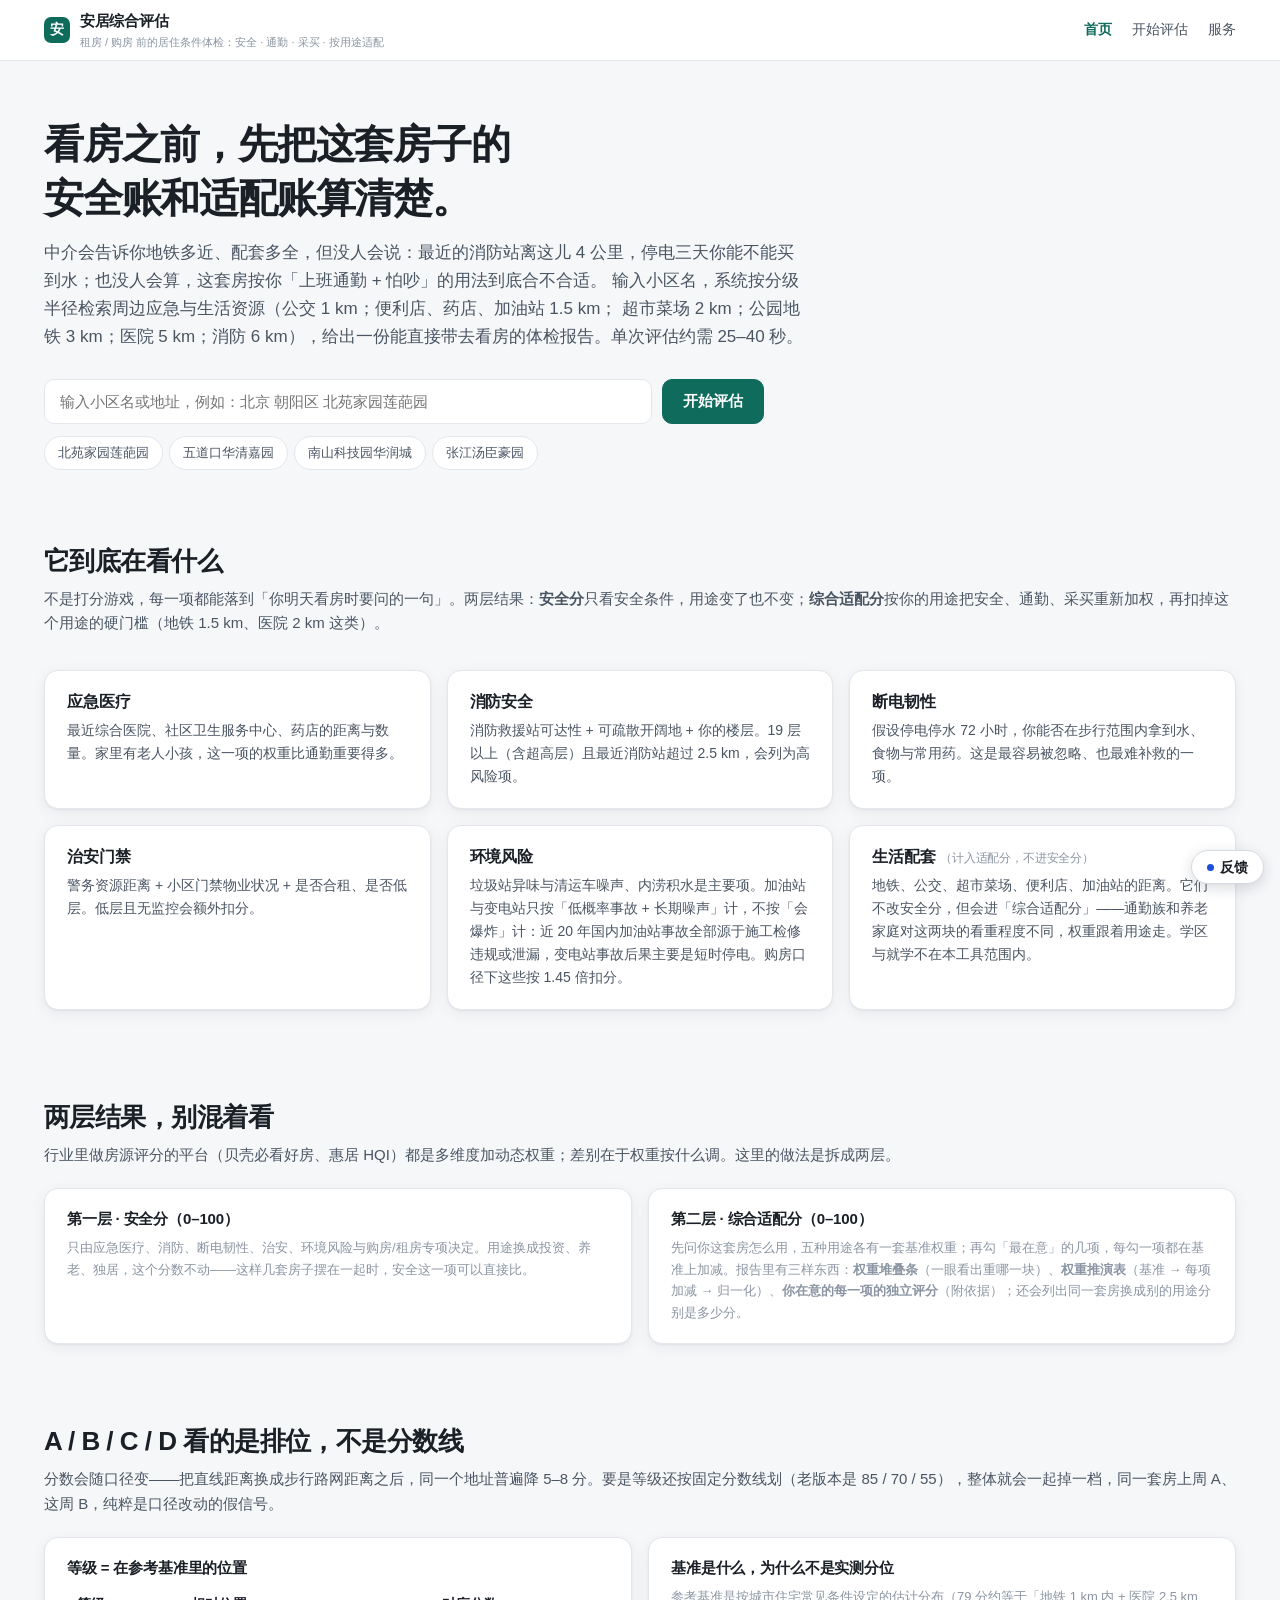
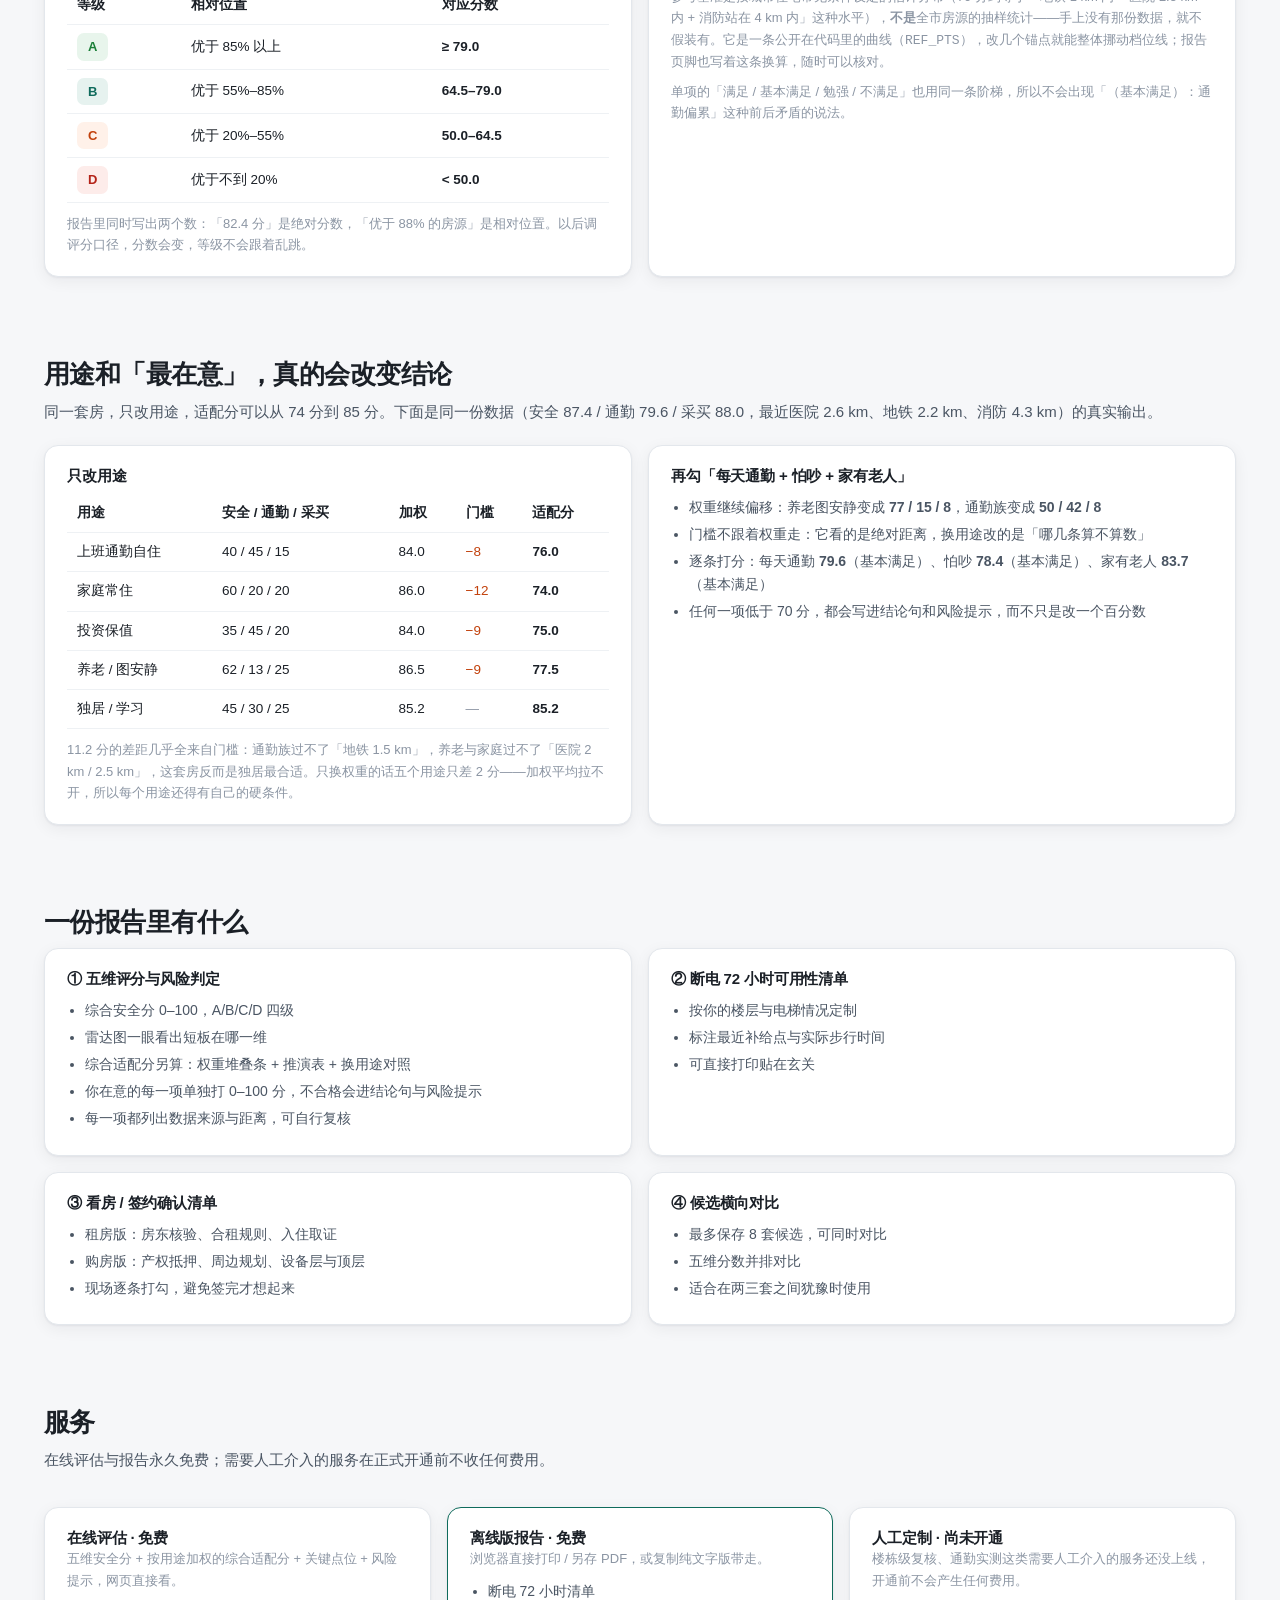
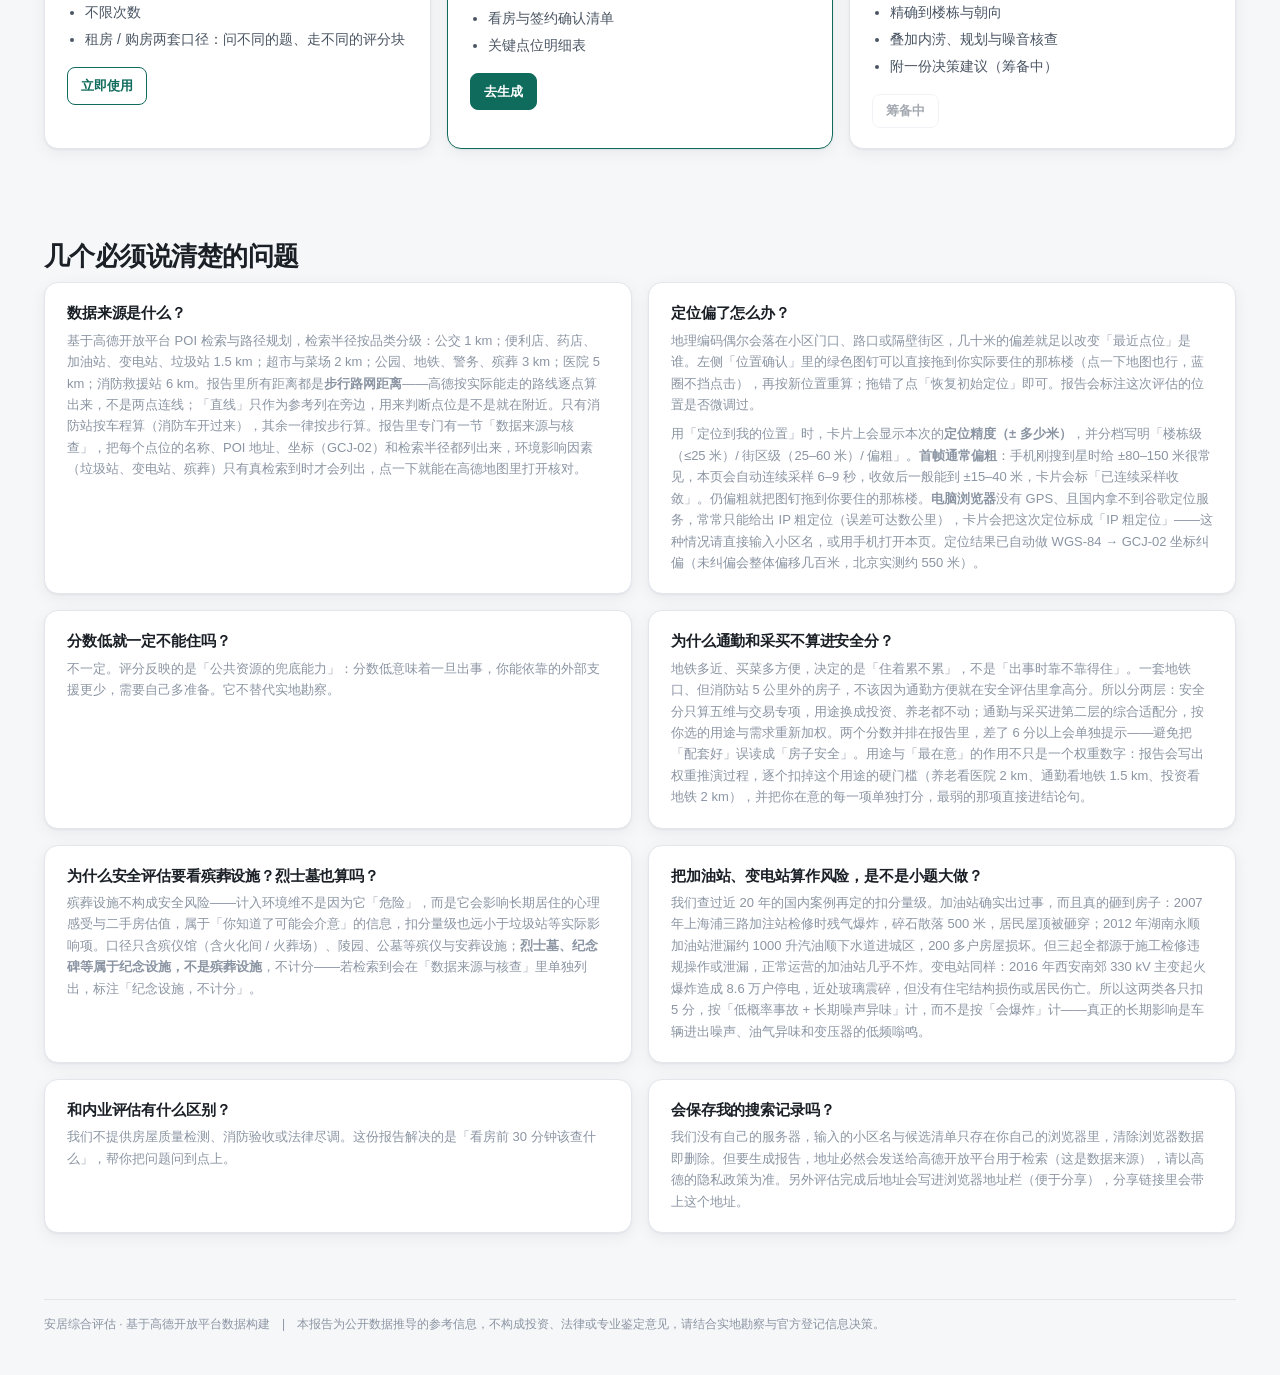
<file: index.html>
<!DOCTYPE html>
<html lang="zh-CN">
<head>
<meta charset="utf-8">
<meta name="viewport" content="width=device-width, initial-scale=1">
<title>安居综合评估 · 租房买房前，先做一次居住条件体检</title>
<meta name="description" content="输入小区名，约 20 秒生成一份居住条件评估：安全分（应急医疗/消防/断电/治安/环境）+ 按用途加权的综合适配分（安全/通勤/采买），你在意的每一项单独打分，附断电 72 小时清单与看房确认清单。">
<link rel="stylesheet" href="css/style.css?v=12">
</head>
<body>

<header class="topbar">
  <div class="topbar-in">
    <div class="brand">
      <span class="mark">安</span>
      <div>安居综合评估<small>租房 / 购房 前的居住条件体检：安全 · 通勤 · 采买 · 按用途适配</small></div>
    </div>
    <nav class="nav">
      <a href="index.html" class="on">首页</a>
      <a href="assess.html">开始评估</a>
      <a href="index.html#price">服务</a>
    </nav>
  </div>
</header>

<div class="wrap">

  <!-- ============ Hero ============ -->
  <section class="hero">
    <h1>看房之前，先把这套房子的<br>安全账和适配账算清楚。</h1>
    <p class="lead">
      中介会告诉你地铁多近、配套多全，但没人会说：最近的消防站离这儿 4 公里，停电三天你能不能买到水；也没人会算，这套房按你「上班通勤 + 怕吵」的用法到底合不合适。
      输入小区名，系统按分级半径检索周边应急与生活资源（公交 1 km；便利店、药店、加油站 1.5 km；
      超市菜场 2 km；公园地铁 3 km；医院 5 km；消防 6 km），给出一份能直接带去看房的体检报告。单次评估约需 25–40 秒。
    </p>

    <div class="hero-search">
      <div class="row">
        <input type="text" id="heroInput" placeholder="输入小区名或地址，例如：北京 朝阳区 北苑家园莲葩园">
        <button class="btn" id="heroGo" style="white-space:nowrap">开始评估</button>
      </div>
      <div class="chips">
        <span class="chip" data-a="北京市朝阳区北苑家园莲葩园">北苑家园莲葩园</span>
        <span class="chip" data-a="北京市海淀区五道口华清嘉园">五道口华清嘉园</span>
        <span class="chip" data-a="深圳市南山区科技园华润城">南山科技园华润城</span>
        <span class="chip" data-a="上海市浦东新区张江汤臣豪园">张江汤臣豪园</span>
      </div>
    </div>
  </section>

  <!-- ============ 五维 ============ -->
  <section class="section">
    <h2>它到底在看什么</h2>
    <p class="sub">不是打分游戏，每一项都能落到「你明天看房时要问的一句」。两层结果：<b>安全分</b>只看安全条件，用途变了也不变；<b>综合适配分</b>按你的用途把安全、通勤、采买重新加权，再扣掉这个用途的硬门槛（地铁 1.5 km、医院 2 km 这类）。</p>
    <div class="grid3">
      <div class="card pad feat">
        <h4>应急医疗</h4>
        <p>最近综合医院、社区卫生服务中心、药店的距离与数量。家里有老人小孩，这一项的权重比通勤重要得多。</p>
      </div>
      <div class="card pad feat">
        <h4>消防安全</h4>
        <p>消防救援站可达性 + 可疏散开阔地 + 你的楼层。19 层以上（含超高层）且最近消防站超过 2.5 km，会列为高风险项。</p>
      </div>
      <div class="card pad feat">
        <h4>断电韧性</h4>
        <p>假设停电停水 72 小时，你能否在步行范围内拿到水、食物与常用药。这是最容易被忽略、也最难补救的一项。</p>
      </div>
      <div class="card pad feat">
        <h4>治安门禁</h4>
        <p>警务资源距离 + 小区门禁物业状况 + 是否合租、是否低层。低层且无监控会额外扣分。</p>
      </div>
      <div class="card pad feat">
        <h4>环境风险</h4>
        <p>垃圾站异味与清运车噪声、内涝积水是主要项。加油站与变电站只按「低概率事故 + 长期噪声」计，不按「会爆炸」计：近 20 年国内加油站事故全部源于施工检修违规或泄漏，变电站事故后果主要是短时停电。购房口径下这些按 1.45 倍扣分。</p>
      </div>
      <div class="card pad feat">
        <h4>生活配套 <span class="muted" style="font-size:12px;font-weight:500">（计入适配分，不进安全分）</span></h4>
        <p>地铁、公交、超市菜场、便利店、加油站的距离。它们不改安全分，但会进「综合适配分」——通勤族和养老家庭对这两块的看重程度不同，权重跟着用途走。学区与就学不在本工具范围内。</p>
      </div>
    </div>
  </section>

  <!-- ============ 两层结果 ============ -->
  <section class="section">
    <h2>两层结果，别混着看</h2>
    <p class="sub">行业里做房源评分的平台（贝壳必看好房、惠居 HQI）都是多维度加动态权重；差别在于权重按什么调。这里的做法是拆成两层。</p>
    <div class="grid2">
      <div class="card pad">
        <h4 style="margin-bottom:8px">第一层 · 安全分（0–100）</h4>
        <p class="small muted">只由应急医疗、消防、断电韧性、治安、环境风险与购房/租房专项决定。用途换成投资、养老、独居，这个分数不动——这样几套房子摆在一起时，安全这一项可以直接比。</p>
      </div>
      <div class="card pad">
        <h4 style="margin-bottom:8px">第二层 · 综合适配分（0–100）</h4>
        <p class="small muted">先问你这套房怎么用，五种用途各有一套基准权重；再勾「最在意」的几项，每勾一项都在基准上加减。报告里有三样东西：<b>权重堆叠条</b>（一眼看出重哪一块）、<b>权重推演表</b>（基准 → 每项加减 → 归一化）、<b>你在意的每一项的独立评分</b>（附依据）；还会列出同一套房换成别的用途分别是多少分。</p>
      </div>
    </div>
  </section>

  <!-- ============ 等级按相对位置 ============ -->
  <section class="section">
    <h2>A / B / C / D 看的是排位，不是分数线</h2>
    <p class="sub">分数会随口径变——把直线距离换成步行路网距离之后，同一个地址普遍降 5–8 分。要是等级还按固定分数线划（老版本是 85 / 70 / 55），整体就会一起掉一档，同一套房上周 A、这周 B，纯粹是口径改动的假信号。</p>
    <div class="grid2">
      <div class="card pad">
        <h4 style="margin-bottom:8px">等级 = 在参考基准里的位置</h4>
        <table class="cmp-tb">
          <thead><tr><th>等级</th><th>相对位置</th><th class="d">对应分数</th></tr></thead>
          <tbody>
            <tr><td><span class="grade A">A</span></td><td>优于 85% 以上</td><td class="v">≥ 79.0</td></tr>
            <tr><td><span class="grade B">B</span></td><td>优于 55%–85%</td><td class="v">64.5–79.0</td></tr>
            <tr><td><span class="grade C">C</span></td><td>优于 20%–55%</td><td class="v">50.0–64.5</td></tr>
            <tr><td><span class="grade D">D</span></td><td>优于不到 20%</td><td class="v">&lt; 50.0</td></tr>
          </tbody>
        </table>
        <p class="small muted" style="margin-top:10px">报告里同时写出两个数：「82.4 分」是绝对分数，「优于 88% 的房源」是相对位置。以后调评分口径，分数会变，等级不会跟着乱跳。</p>
      </div>
      <div class="card pad">
        <h4 style="margin-bottom:8px">基准是什么，为什么不是实测分位</h4>
        <p class="small muted">参考基准是按城市住宅常见条件设定的估计分布（79 分约等于「地铁 1 km 内 + 医院 2.5 km 内 + 消防站在 4 km 内」这种水平），<b>不是</b>全市房源的抽样统计——手上没有那份数据，就不假装有。它是一条公开在代码里的曲线（<code>REF_PTS</code>），改几个锚点就能整体挪动档位线；报告页脚也写着这条换算，随时可以核对。</p>
        <p class="small muted" style="margin-top:8px">单项的「满足 / 基本满足 / 勉强 / 不满足」也用同一条阶梯，所以不会出现「（基本满足）：通勤偏累」这种前后矛盾的说法。</p>
      </div>
    </div>
  </section>

  <!-- ============ 用途与在意项 ============ -->
  <section class="section">
    <h2>用途和「最在意」，真的会改变结论</h2>
    <p class="sub">同一套房，只改用途，适配分可以从 74 分到 85 分。下面是同一份数据（安全 87.4 / 通勤 79.6 / 采买 88.0，最近医院 2.6 km、地铁 2.2 km、消防 4.3 km）的真实输出。</p>
    <div class="grid2">
      <div class="card pad">
        <h4 style="margin-bottom:8px">只改用途</h4>
        <table class="cmp-tb">
          <thead><tr><th>用途</th><th>安全 / 通勤 / 采买</th><th class="d">加权</th><th class="d">门槛</th><th class="d">适配分</th></tr></thead>
          <tbody>
            <tr><td>上班通勤自住</td><td>40 / 45 / 15</td><td class="d">84.0</td><td class="d" style="color:#c2410c">−8</td><td class="v">76.0</td></tr>
            <tr><td>家庭常住</td><td>60 / 20 / 20</td><td class="d">86.0</td><td class="d" style="color:#c2410c">−12</td><td class="v">74.0</td></tr>
            <tr><td>投资保值</td><td>35 / 45 / 20</td><td class="d">84.0</td><td class="d" style="color:#c2410c">−9</td><td class="v">75.0</td></tr>
            <tr><td>养老 / 图安静</td><td>62 / 13 / 25</td><td class="d">86.5</td><td class="d" style="color:#c2410c">−9</td><td class="v">77.5</td></tr>
            <tr><td>独居 / 学习</td><td>45 / 30 / 25</td><td class="d">85.2</td><td class="d muted">—</td><td class="v"><b>85.2</b></td></tr>
          </tbody>
        </table>
        <p class="small muted" style="margin-top:10px">11.2 分的差距几乎全来自门槛：通勤族过不了「地铁 1.5 km」，养老与家庭过不了「医院 2 km / 2.5 km」，这套房反而是独居最合适。只换权重的话五个用途只差 2 分——加权平均拉不开，所以每个用途还得有自己的硬条件。</p>
      </div>
      <div class="card pad">
        <h4 style="margin-bottom:8px">再勾「每天通勤 + 怕吵 + 家有老人」</h4>
        <ul class="bullets">
          <li>权重继续偏移：养老图安静变成 <b>77 / 15 / 8</b>，通勤族变成 <b>50 / 42 / 8</b></li>
          <li>门槛不跟着权重走：它看的是绝对距离，换用途改的是「哪几条算不算数」</li>
          <li>逐条打分：每天通勤 <b>79.6</b>（基本满足）、怕吵 <b>78.4</b>（基本满足）、家有老人 <b>83.7</b>（基本满足）</li>
          <li>任何一项低于 70 分，都会写进结论句和风险提示，而不只是改一个百分数</li>
        </ul>
      </div>
    </div>
  </section>

  <!-- ============ 报告包含 ============ -->
  <section class="section">
    <h2>一份报告里有什么</h2>
    <div class="grid2">
      <div class="card pad">
        <h4 style="margin-bottom:8px">① 五维评分与风险判定</h4>
        <ul class="bullets">
          <li>综合安全分 0–100，A/B/C/D 四级</li>
          <li>雷达图一眼看出短板在哪一维</li>
          <li>综合适配分另算：权重堆叠条 + 推演表 + 换用途对照</li>
          <li>你在意的每一项单独打 0–100 分，不合格会进结论句与风险提示</li>
          <li>每一项都列出数据来源与距离，可自行复核</li>
        </ul>
      </div>
      <div class="card pad">
        <h4 style="margin-bottom:8px">② 断电 72 小时可用性清单</h4>
        <ul class="bullets">
          <li>按你的楼层与电梯情况定制</li>
          <li>标注最近补给点与实际步行时间</li>
          <li>可直接打印贴在玄关</li>
        </ul>
      </div>
      <div class="card pad">
        <h4 style="margin-bottom:8px">③ 看房 / 签约确认清单</h4>
        <ul class="bullets">
          <li>租房版：房东核验、合租规则、入住取证</li>
          <li>购房版：产权抵押、周边规划、设备层与顶层</li>
          <li>现场逐条打勾，避免签完才想起来</li>
        </ul>
      </div>
      <div class="card pad">
        <h4 style="margin-bottom:8px">④ 候选横向对比</h4>
        <ul class="bullets">
          <li>最多保存 8 套候选，可同时对比</li>
          <li>五维分数并排对比</li>
          <li>适合在两三套之间犹豫时使用</li>
        </ul>
      </div>
    </div>
  </section>

  <!-- ============ 定价 ============ -->
  <section class="section" id="price">
    <h2>服务</h2>
    <p class="sub">在线评估与报告永久免费；需要人工介入的服务在正式开通前不收任何费用。</p>
    <div class="grid3">
      <div class="card pad">
        <h4>在线评估 · 免费</h4>
        <p class="muted small">五维安全分 + 按用途加权的综合适配分 + 关键点位 + 风险提示，网页直接看。</p>
        <ul class="bullets">
          <li>不限次数</li>
          <li>租房 / 购房两套口径：问不同的题、走不同的评分块</li>
        </ul>
        <a class="btn ghost sm" style="margin-top:12px" href="assess.html">立即使用</a>
      </div>
      <div class="card pad" style="border-color:#0f6b5c">
        <h4>离线版报告 · 免费</h4>
        <p class="muted small">浏览器直接打印 / 另存 PDF，或复制纯文字版带走。</p>
        <ul class="bullets">
          <li>断电 72 小时清单</li>
          <li>看房与签约确认清单</li>
          <li>关键点位明细表</li>
        </ul>
        <a class="btn sm" style="margin-top:12px" href="assess.html">去生成</a>
      </div>
      <div class="card pad">
        <h4>人工定制 · 尚未开通</h4>
        <p class="muted small">楼栋级复核、通勤实测这类需要人工介入的服务还没上线，开通前不会产生任何费用。</p>
        <ul class="bullets">
          <li>精确到楼栋与朝向</li>
          <li>叠加内涝、规划与噪音核查</li>
          <li>附一份决策建议（筹备中）</li>
        </ul>
        <button class="btn gray sm" style="margin-top:12px" disabled>筹备中</button>
      </div>
    </div>
  </section>

  <!-- ============ 说明 ============ -->
  <section class="section">
    <h2>几个必须说清楚的问题</h2>
    <div class="grid2">
      <div class="card pad">
        <h4 style="margin-bottom:6px">数据来源是什么？</h4>
        <p class="small muted">基于高德开放平台 POI 检索与路径规划，检索半径按品类分级：公交 1 km；便利店、药店、加油站、变电站、垃圾站 1.5 km；超市与菜场 2 km；公园、地铁、警务、殡葬 3 km；医院 5 km；消防救援站 6 km。报告里所有距离都是<b>步行路网距离</b>——高德按实际能走的路线逐点算出来，不是两点连线；「直线」只作为参考列在旁边，用来判断点位是不是就在附近。只有消防站按车程算（消防车开过来），其余一律按步行算。报告里专门有一节「数据来源与核查」，把每个点位的名称、POI 地址、坐标（GCJ-02）和检索半径都列出来，环境影响因素（垃圾站、变电站、殡葬）只有真检索到时才会列出，点一下就能在高德地图里打开核对。</p>
      </div>
      <div class="card pad">
        <h4 style="margin-bottom:6px">定位偏了怎么办？</h4>
        <p class="small muted">地理编码偶尔会落在小区门口、路口或隔壁街区，几十米的偏差就足以改变「最近点位」是谁。左侧「位置确认」里的绿色图钉可以直接拖到你实际要住的那栋楼（点一下地图也行，蓝圈不挡点击），再按新位置重算；拖错了点「恢复初始定位」即可。报告会标注这次评估的位置是否微调过。</p>
        <p class="small muted" style="margin-top:8px">用「定位到我的位置」时，卡片上会显示本次的<b>定位精度（± 多少米）</b>，并分档写明「楼栋级（≤25 米）/ 街区级（25–60 米）/ 偏粗」。<b>首帧通常偏粗</b>：手机刚搜到星时给 ±80–150 米很常见，本页会自动连续采样 6–9 秒，收敛后一般能到 ±15–40 米，卡片会标「已连续采样收敛」。仍偏粗就把图钉拖到你要住的那栋楼。<b>电脑浏览器</b>没有 GPS、且国内拿不到谷歌定位服务，常常只能给出 IP 粗定位（误差可达数公里），卡片会把这次定位标成「IP 粗定位」——这种情况请直接输入小区名，或用手机打开本页。定位结果已自动做 WGS-84 → GCJ-02 坐标纠偏（未纠偏会整体偏移几百米，北京实测约 550 米）。</p>
      </div>
      <div class="card pad">
        <h4 style="margin-bottom:6px">分数低就一定不能住吗？</h4>
        <p class="small muted">不一定。评分反映的是「公共资源的兜底能力」：分数低意味着一旦出事，你能依靠的外部支援更少，需要自己多准备。它不替代实地勘察。</p>
      </div>
      <div class="card pad">
        <h4 style="margin-bottom:6px">为什么通勤和采买不算进安全分？</h4>
        <p class="small muted">地铁多近、买菜多方便，决定的是「住着累不累」，不是「出事时靠不靠得住」。一套地铁口、但消防站 5 公里外的房子，不该因为通勤方便就在安全评估里拿高分。所以分两层：安全分只算五维与交易专项，用途换成投资、养老都不动；通勤与采买进第二层的综合适配分，按你选的用途与需求重新加权。两个分数并排在报告里，差了 6 分以上会单独提示——避免把「配套好」误读成「房子安全」。用途与「最在意」的作用不只是一个权重数字：报告会写出权重推演过程，逐个扣掉这个用途的硬门槛（养老看医院 2 km、通勤看地铁 1.5 km、投资看地铁 2 km），并把你在意的每一项单独打分，最弱的那项直接进结论句。</p>
      </div>
      <div class="card pad">
        <h4 style="margin-bottom:6px">为什么安全评估要看殡葬设施？烈士墓也算吗？</h4>
        <p class="small muted">殡葬设施不构成安全风险——计入环境维不是因为它「危险」，而是它会影响长期居住的心理感受与二手房估值，属于「你知道了可能会介意」的信息，扣分量级也远小于垃圾站等实际影响项。口径只含殡仪馆（含火化间 / 火葬场）、陵园、公墓等殡仪与安葬设施；<b>烈士墓、纪念碑等属于纪念设施，不是殡葬设施</b>，不计分——若检索到会在「数据来源与核查」里单独列出，标注「纪念设施，不计分」。</p>
      </div>
      <div class="card pad">
        <h4 style="margin-bottom:6px">把加油站、变电站算作风险，是不是小题大做？</h4>
        <p class="small muted">我们查过近 20 年的国内案例再定的扣分量级。加油站确实出过事，而且真的砸到房子：2007 年上海浦三路加注站检修时残气爆炸，碎石散落 500 米，居民屋顶被砸穿；2012 年湖南永顺加油站泄漏约 1000 升汽油顺下水道进城区，200 多户房屋损坏。但三起全都源于施工检修违规操作或泄漏，正常运营的加油站几乎不炸。变电站同样：2016 年西安南郊 330 kV 主变起火爆炸造成 8.6 万户停电，近处玻璃震碎，但没有住宅结构损伤或居民伤亡。所以这两类各只扣 5 分，按「低概率事故 + 长期噪声异味」计，而不是按「会爆炸」计——真正的长期影响是车辆进出噪声、油气异味和变压器的低频嗡鸣。</p>
      </div>
      <div class="card pad">
        <h4 style="margin-bottom:6px">和内业评估有什么区别？</h4>
        <p class="small muted">我们不提供房屋质量检测、消防验收或法律尽调。这份报告解决的是「看房前 30 分钟该查什么」，帮你把问题问到点上。</p>
      </div>
      <div class="card pad">
        <h4 style="margin-bottom:6px">会保存我的搜索记录吗？</h4>
        <p class="small muted">我们没有自己的服务器，输入的小区名与候选清单只存在你自己的浏览器里，清除浏览器数据即删除。但要生成报告，地址必然会发送给高德开放平台用于检索（这是数据来源），请以高德的隐私政策为准。另外评估完成后地址会写进浏览器地址栏（便于分享），分享链接里会带上这个地址。</p>
      </div>
    </div>
  </section>

  <div class="foot-note">
    安居综合评估 · 基于高德开放平台数据构建　|　本报告为公开数据推导的参考信息，不构成投资、法律或专业鉴定意见，请结合实地勘察与官方登记信息决策。
  </div>
  <div style="height:40px"></div>

</div>

<script>
(function () {
  function go(a) {
    if (!a) return;
    location.href = 'assess.html?addr=' + encodeURIComponent(a);
  }
  document.getElementById('heroGo').onclick = function () {
    go(document.getElementById('heroInput').value.trim());
  };
  document.getElementById('heroInput').addEventListener('keydown', function (e) {
    if (e.key === 'Enter') go(this.value.trim());
  });
  document.querySelectorAll('.chip').forEach(function (c) {
    c.onclick = function () { go(c.dataset.a); };
  });
})();
</script>




<!-- ===== 意见反馈栏 feedback-widget ===== -->
<style>
#fb-btn{position:fixed;right:16px;bottom:16px;z-index:2147483000;display:flex;align-items:center;gap:6px;
 padding:9px 15px;border-radius:999px;border:1px solid #d5dae1;background:#fff;color:#1b1f24;
 font:600 14px/1 -apple-system,BlinkMacSystemFont,"Segoe UI","PingFang SC","Microsoft YaHei",sans-serif;
 cursor:pointer;box-shadow:0 4px 14px rgba(20,30,50,.16)}
#fb-btn:hover{background:#f3f6fa}
#fb-btn .dot{width:7px;height:7px;border-radius:50%;background:#1d4ed8}
#fb-mask{position:fixed;inset:0;background:rgba(12,17,26,.32);z-index:2147483001;display:none}
#fb-panel{position:fixed;right:16px;bottom:64px;width:min(92vw,384px);max-height:calc(100vh - 100px);
 overflow:auto;z-index:2147483002;display:none;background:#fff;color:#1b1f24;color-scheme:light;
 border:1px solid #e2e6ec;border-radius:14px;box-shadow:0 14px 44px rgba(15,22,38,.24);padding:16px 16px 14px;
 font:14px/1.65 -apple-system,BlinkMacSystemFont,"Segoe UI","PingFang SC","Microsoft YaHei",sans-serif}
#fb-panel h3{margin:0 0 4px;font-size:15px;font-weight:700}
#fb-panel .hint{margin:0 0 12px;font-size:12.5px;color:#5b6472}
#fb-panel label{display:block;font-size:12.5px;font-weight:600;color:#39414d;margin:10px 0 5px}
#fb-panel select,#fb-panel textarea,#fb-panel input[type=text]{width:100%;box-sizing:border-box;
 border:1px solid #d5dae1;border-radius:8px;padding:8px 10px;font:14px/1.5 inherit;color:#1b1f24;background:#fff}
#fb-panel textarea{min-height:96px;resize:vertical}
#fb-panel select:focus,#fb-panel textarea:focus,#fb-panel input:focus{outline:2px solid #1d4ed8;outline-offset:0;border-color:#1d4ed8}
#fb-row{display:flex;align-items:center;gap:10px;margin-top:14px}
#fb-send{flex:1;padding:9px 14px;border:none;border-radius:8px;background:#1d4ed8;color:#fff;
 font:600 14px/1 inherit;cursor:pointer}
#fb-send:disabled{background:#9aa6b6;cursor:not-allowed}
#fb-cancel{padding:9px 12px;border:1px solid #d5dae1;border-radius:8px;background:#fff;color:#5b6472;
 font:14px/1 inherit;cursor:pointer}
#fb-status{margin-top:10px;font-size:12.5px;min-height:18px}
#fb-status.ok{color:#0f7b4f}
#fb-status.err{color:#b3261e}
#fb-status.info{color:#5b6472}
#fb-meta{margin-top:10px;font-size:11.5px;color:#8a93a0;border-top:1px dashed #e2e6ec;padding-top:8px;word-break:break-all}
#fb-copy{display:none;margin-top:8px;width:100%;padding:8px;border:1px solid #d5dae1;border-radius:8px;
 background:#f7f8fa;color:#39414d;font:13px/1 inherit;cursor:pointer}
@media (max-width:480px){#fb-panel{right:8px;left:8px;width:auto;bottom:60px}}
</style>
<button id="fb-btn" type="button" aria-haspopup="dialog"><span class="dot"></span>反馈</button>
<div id="fb-mask"></div>
<div id="fb-panel" role="dialog" aria-modal="true" aria-label="意见反馈">
  <h3>给我们提个意见</h3>
  <p class="hint">租房安全评估 ｜ 反馈会先攒起来，每晚 10 点统一整理发给开发者，不公开。</p>
  <label for="fb-type">反馈类型</label>
  <select id="fb-type"></select>
  <label for="fb-text">具体内容 <span style="font-weight:400;color:#8a93a0">（必填，至少 5 个字）</span></label>
  <textarea id="fb-text" maxlength="2000" placeholder="例如：T13 第 2 题的解析和官方答案对不上；或者：希望能导出成 PDF"></textarea>
  <label for="fb-contact">联系方式 <span style="font-weight:400;color:#8a93a0">（选填，方便回复你）</span></label>
  <input id="fb-contact" type="text" maxlength="120" placeholder="邮箱 / 微信，可留空">
  <div id="fb-row">
    <button id="fb-send" type="button">发送</button>
    <button id="fb-cancel" type="button">取消</button>
  </div>
  <div id="fb-status"></div>
  <button id="fb-copy" type="button">复制反馈全文（网络不通时手动发给我）</button>
  <div id="fb-meta"></div>
</div>
<script>
(function(){
  var SITE = "rentsafe", LABEL = "租房安全评估", EP = "https://api.github.com/repos/lisazhang7711/feedback-inbox/issues", MODE = "github";
  /* token 拆成若干段再拼：GitHub 的密钥扫描会拦截含完整 token 的推送，公开仓库必须这么做 */
  var TOK = ["github_pat_11CQX","WSBY0hHfAn1QW8yj","g_UiWYb8TzJAmqVF","AUleHEvUYkKMFNhg","64Q0XSYCWfbOiRJJ","Q4GDVVG5vQFgN"].join("");
  var TYPES = "评估结果不准|页面显示错误|想要新功能|其他".split("|");
  var QKEY = "fb_queue_" + SITE, LKEY = "fb_last_" + SITE, HKEY = "fb_hash_" + SITE;
  var $ = function(id){ return document.getElementById(id); };
  var btn = $("fb-btn"), mask = $("fb-mask"), panel = $("fb-panel");
  var sel = $("fb-type"), txt = $("fb-text"), ct = $("fb-contact");
  var send = $("fb-send"), cancel = $("fb-cancel"), st = $("fb-status"), copy = $("fb-copy"), meta = $("fb-meta");
  if(!btn || !panel) return;

  TYPES.forEach(function(t){
    var o = document.createElement("option"); o.value = t; o.textContent = t; sel.appendChild(o);
  });
  if(TYPES.length) sel.value = TYPES[0];

  function ctx(){
    var extra = "";
    try { if (typeof window.__FEEDBACK_CTX__ === "function") extra = window.__FEEDBACK_CTX__() || ""; } catch(e){}
    var d = new Date();
    var pad = function(n){ return n < 10 ? "0" + n : "" + n; };
    return [
      "站点：" + LABEL + " (" + SITE + ")",
      "页面：" + location.href,
      "时间：" + d.getFullYear() + "-" + pad(d.getMonth()+1) + "-" + pad(d.getDate()) + " " + pad(d.getHours()) + ":" + pad(d.getMinutes()),
      "UA：" + navigator.userAgent,
      "语言：" + (navigator.language || "-") + " | 屏幕：" + window.screen.width + "x" + window.screen.height,
      "来源：" + (document.referrer || "-")
    ].concat(extra ? ["上下文：" + extra] : []).join("\n");
  }
  meta.textContent = ctx().replace(/\n/g, " ｜ ");

  /* 一条反馈 -> 一个 HTTP 请求（按模式拼装） */
  function req(type, v, contact, withLabels){
    var c = ctx();
    if(MODE === "github"){
      var fbm = {site: SITE, type: type, contact: contact, ts: new Date().toISOString()};
      var body = "## 反馈内容\n\n" + v + "\n\n**联系方式**：" + contact +
                 "\n\n**技术信息**\n\n```\n" + c + "\n```\n\n<!-- fbmeta " + JSON.stringify(fbm) + " -->";
      var obj = {title: "[" + SITE + "] " + type + " ｜ " + v.slice(0, 30), body: body};
      if(withLabels) obj.labels = [SITE, "反馈"];
      return {headers: {"Content-Type": "application/json", "Accept": "application/vnd.github+json",
                        "Authorization": "Bearer " + TOK, "X-GitHub-Api-Version": "2022-11-28"},
              body: JSON.stringify(obj)};
    }
    return {headers: {"Content-Type": "application/json", "Accept": "application/json"},
            body: JSON.stringify({_subject: "[反馈] " + LABEL + " - " + type, _captcha: "false",
                                  _template: "table", site: SITE, type: type,
                                  message: v, contact: contact, tech: c})};
  }
  function post(r){
    return fetch(EP, {method: "POST", headers: r.headers, body: r.body}).then(function(resp){
      if(!resp.ok) return resp.text().then(function(t){ throw new Error("HTTP " + resp.status + " " + t.slice(0, 100)); });
      return resp.json().catch(function(){ return {}; });
    });
  }
  function submit(type, v, contact){
    return post(req(type, v, contact, true)).catch(function(e){
      if(MODE === "github") return post(req(type, v, contact, false));  /* 标签不存在时退掉标签重试 */
      throw e;
    });
  }

  function open(){
    panel.style.display = "block"; mask.style.display = "block"; meta.textContent = ctx().replace(/\n/g, " ｜ ");
    setTimeout(function(){ txt.focus(); }, 30);
  }
  function close(){ panel.style.display = "none"; mask.style.display = "none"; st.textContent = ""; copy.style.display = "none"; }
  btn.onclick = function(){ panel.style.display === "block" ? close() : open(); };
  mask.onclick = close;
  cancel.onclick = close;
  document.addEventListener("keydown", function(e){ if(e.key === "Escape" && panel.style.display === "block") close(); });

  function set(msg, cls){ st.textContent = msg; st.className = cls || "info"; }
  function queue(item){
    try {
      var q = JSON.parse(localStorage.getItem(QKEY) || "[]"); q.push(item);
      localStorage.setItem(QKEY, JSON.stringify(q.slice(-20)));
    } catch(e){}
  }
  function flush(){
    var q = [];
    try { q = JSON.parse(localStorage.getItem(QKEY) || "[]"); } catch(e){}
    if(!q.length) return;
    var left = [];
    q.forEach(function(item){
      submit(item.type, item.message, item.contact).then(function(){
        try { localStorage.setItem(QKEY, JSON.stringify(left)); } catch(e){}
      }).catch(function(){ left.push(item); try { localStorage.setItem(QKEY, JSON.stringify(left)); } catch(e){} });
    });
  }
  function hash(s){ var h = 0; for(var i=0;i<s.length;i++){ h = (h*31 + s.charCodeAt(i)) | 0; } return String(h); }

  send.onclick = function(){
    var v = (txt.value || "").trim();
    if(v.length < 5){ set("请至少写 5 个字，方便我定位问题。", "err"); txt.focus(); return; }
    var now = Date.now();
    var last = parseInt(localStorage.getItem(LKEY) || "0", 10);
    if(now - last < 10000){ set("发送太频繁了，请稍后再试。", "err"); return; }
    var h = hash(v);
    if(localStorage.getItem(HKEY) === h){ set("这条反馈你已经发过啦，换一条吧。", "err"); return; }

    var type = sel.value || TYPES[0] || "未分类";
    var contact = (ct.value || "").trim() || "(未留)";
    send.disabled = true; set("正在发送…", "info");
    submit(type, v, contact)
      .then(function(){
        localStorage.setItem(LKEY, String(now)); localStorage.setItem(HKEY, h);
        send.disabled = false; set("已收到！会在今晚 10 点汇总后统一处理，谢谢。", "ok"); txt.value = ""; ct.value = "";
        setTimeout(close, 1600);
      })
      .catch(function(){
        send.disabled = false; queue({type: type, message: v, contact: contact});
        set("发送失败（可能是网络问题）。已暂存在本机，下次打开会自动重试；也可以点下面按钮复制全文。", "err");
        copy.style.display = "block";
      });
  };

  copy.onclick = function(){
    var body = "类型：" + (sel.value || TYPES[0] || "未分类") + "\n内容：" + (txt.value||"").trim() + "\n联系：" + ((ct.value||"").trim() || "(未留)") + "\n" + ctx();
    var ta = document.createElement("textarea"); ta.value = body; document.body.appendChild(ta); ta.select();
    try { document.execCommand("copy"); set("已复制，粘到邮件里发我即可。", "ok"); } catch(e){ set("复制失败，请手动选中文本。", "err"); }
    document.body.removeChild(ta);
  };

  try { flush(); } catch(e){}
})();
</script>
<!-- ===== /意见反馈栏 ===== -->
<!-- ===== 站点统计埋点 ===== -->
<script>
(function(){
  var U = 'https://itkjrodrzenefmxsyrnx.supabase.co';
  var A = 'sb_publishable_Tfq41bRCMvAVZYgYuEJe9g_RkrFKQZB';
  var S = 'rentsafe';
  var K = 'st_vid';
  var vid = '';
  try {
    vid = localStorage.getItem(K) || '';
    if (!vid) {
      vid = (crypto && crypto.randomUUID)
        ? crypto.randomUUID().replace(/-/g, '')
        : 'v' + Date.now().toString(36) + Math.random().toString(36).slice(2, 10);
      localStorage.setItem(K, vid);
    }
  } catch (e) { vid = ''; }
  if (!vid) return;

  var P = 'st_dev';
  function day8() {
    var d = new Date(Date.now() + 8 * 3600000);
    return d.getUTCFullYear() + '-' +
           String(d.getUTCMonth() + 1).padStart(2, '0') + '-' +
           String(d.getUTCDate()).padStart(2, '0');
  }
  function profile(day) {
    var o = {};
    try { o = JSON.parse(localStorage.getItem(P) || '{}'); } catch (e) {}
    o.n = (o.n || 0) + 1;
    o.s = o.s || {}; o.s[S] = (o.s[S] || 0) + 1;
    o.d = o.d || []; if (o.d.indexOf(day) < 0) o.d.push(day); o.d.sort();
    o.w = o.w || 0;
    o.fd = o.fd || day;
    try { localStorage.setItem(P, JSON.stringify(o)); } catch (e) {}
    return o;
  }
  function post(body) {
    try {
      fetch(U + '/rest/v1/rpc/report', {
        method: 'POST',
        headers: { 'apikey': A, 'Authorization': 'Bearer ' + A,
                   'Content-Type': 'application/json' },
        body: JSON.stringify(body), keepalive: true
      }).catch(function(){});
    } catch (e) {}
  }

  var t0 = Date.now(), left = false;
  var day = day8(), dev = profile(day);
  post({ p_site: S, p_vid: vid, p_day: day, p_cnt: 1, p_dev: dev });

  function leave() {
    if (left) return; left = true;
    var sec = Math.round((Date.now() - t0) / 1000);
    if (sec < 0) sec = 0;
    if (sec > 3600) sec = 3600;
    dev.w = (dev.w || 0) + sec;
    try { localStorage.setItem(P, JSON.stringify(dev)); } catch (e) {}
    post({ p_site: S, p_vid: vid, p_day: day, p_cnt: 0, p_dev: dev, p_dwell: sec });
  }
  addEventListener('pagehide', leave);
  addEventListener('beforeunload', leave);
  document.addEventListener('visibilitychange', function () {
    if (document.visibilityState === 'hidden') leave();
  });
})();
</script>
</body>
</html>
</file>
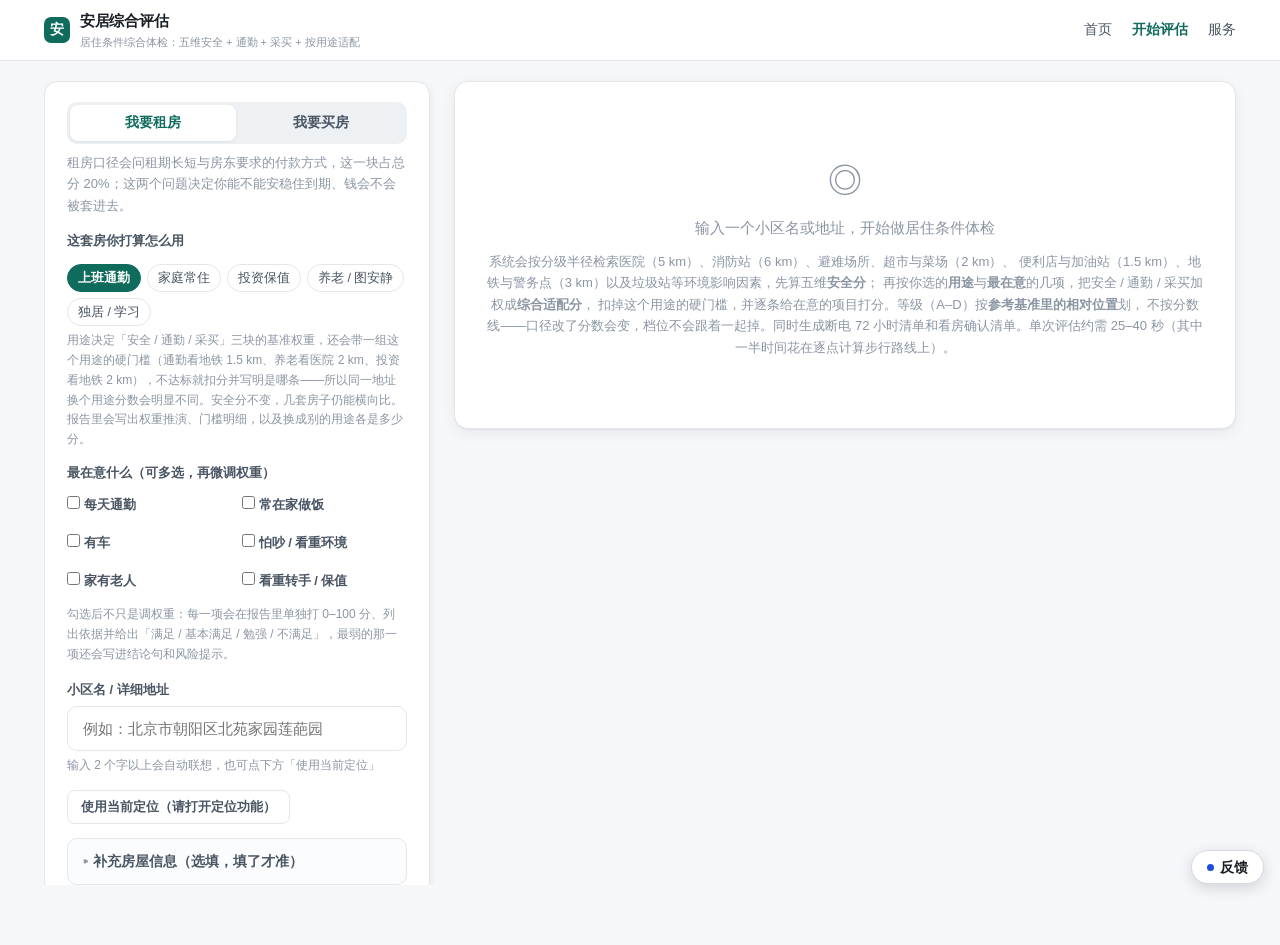
<file: assess.html>
<!DOCTYPE html>
<html lang="zh-CN">
<head>
<meta charset="utf-8">
<meta name="viewport" content="width=device-width, initial-scale=1">
<title>居住条件评估 · 安居综合评估</title>
<meta name="description" content="输入小区名或地址，约 20 秒生成居住条件评估报告：五维安全分 + 按用途加权的综合适配分，用途与「最在意」逐项改变权重并单独打分。">
<link rel="stylesheet" href="css/style.css?v=12">
</head>
<body>

<header class="topbar">
  <div class="topbar-in">
    <div class="brand">
      <span class="mark">安</span>
      <div>安居综合评估<small>居住条件综合体检：五维安全 + 通勤 + 采买 + 按用途适配</small></div>
    </div>
    <nav class="nav">
      <a href="index.html">首页</a>
      <a href="assess.html" class="on">开始评估</a>
      <a href="index.html#price">服务</a>
    </nav>
  </div>
</header>

<div class="wrap">
  <div class="work">

    <!-- ============ 左：输入 ============ -->
    <aside class="side">

      <section class="card pad">
        <div class="modes" style="margin-bottom:14px">
          <button data-mode="rent" class="on">我要租房</button>
          <button data-mode="buy">我要买房</button>
        </div>
        <p class="hint small muted" style="margin:-6px 0 14px" id="modeHint">
          租房会问租期与付款方式，购房会问产权、土地年限与周边规划——这两组题互不通用，各自占总分 20%。
        </p>

        <div class="field" style="margin:0 0 12px">
          <label>这套房你打算怎么用</label>
          <div class="chips" id="purposeChips">
            <button type="button" data-p="commute" class="on">上班通勤</button>
            <button type="button" data-p="family">家庭常住</button>
            <button type="button" data-p="invest">投资保值</button>
            <button type="button" data-p="retire">养老 / 图安静</button>
            <button type="button" data-p="solo">独居 / 学习</button>
          </div>
          <div class="hint">用途决定「安全 / 通勤 / 采买」三块的基准权重，还会带一组这个用途的硬门槛（通勤看地铁 1.5 km、养老看医院 2 km、投资看地铁 2 km），不达标就扣分并写明是哪条——所以同一地址换个用途分数会明显不同。安全分不变，几套房子仍能横向比。报告里会写出权重推演、门槛明细，以及换成别的用途各是多少分。</div>
        </div>

        <div class="field" style="margin:0 0 14px">
          <label>最在意什么（可多选，再微调权重）</label>
          <div class="chk-grid">
            <label class="chk"><input type="checkbox" id="needCommute"> 每天通勤</label>
            <label class="chk"><input type="checkbox" id="needCook"> 常在家做饭</label>
            <label class="chk"><input type="checkbox" id="needCar"> 有车</label>
            <label class="chk"><input type="checkbox" id="needQuiet"> 怕吵 / 看重环境</label>
            <label class="chk"><input type="checkbox" id="needElder"> 家有老人</label>
            <label class="chk"><input type="checkbox" id="needResale"> 看重转手 / 保值</label>
          </div>
          <div class="hint">勾选后不只是调权重：每一项会在报告里单独打 0–100 分、列出依据并给出「满足 / 基本满足 / 勉强 / 不满足」，最弱的那一项还会写进结论句和风险提示。</div>
        </div>

        <div class="field ac-wrap">
          <label for="addrInput">小区名 / 详细地址</label>
          <input type="text" id="addrInput" placeholder="例如：北京市朝阳区北苑家园莲葩园" autocomplete="off">
          <div class="ac-list" id="acList"></div>
          <div class="hint">输入 2 个字以上会自动联想，也可点下方「使用当前定位」</div>
        </div>

        <button class="btn gray sm" id="btnLocate" style="margin-bottom:14px">使用当前定位（请打开定位功能）</button>

        <div id="placeCard" class="alert ok hidden" style="margin:0 0 14px">
          <b id="placeName">—</b>
          <div class="small" id="placeAddr" style="margin-top:3px"></div>
        </div>

        <details class="opt" style="margin-bottom:14px">
          <summary>补充房屋信息（选填，填了才准）</summary>
          <div class="body">

            <!-- 模式专项：两种口径问的问题不一样，这是它们最主要的内容差异 -->
            <div class="opt-grp" id="specTitle">租房专项 · 租约与租住稳定（占总分 20%）</div>

            <div id="rentOnly">
              <div class="field-row">
                <div class="field">
                  <label for="optLease">打算签多久</label>
                  <select id="optLease">
                    <option value="unk" selected>未确定</option>
                    <option value="y2">2 年及以上</option>
                    <option value="y1">一年一签</option>
                    <option value="short">半年 / 月付短租</option>
                  </select>
                </div>
                <div class="field">
                  <label for="optPay">房东要求的付款方式</label>
                  <select id="optPay">
                    <option value="unk" selected>还没谈</option>
                    <option value="q">押一付三 / 季付</option>
                    <option value="h">半年付</option>
                    <option value="y">年付或一次性付多年</option>
                  </select>
                </div>
              </div>
              <p class="hint small muted" style="margin:-4px 0 0">
                租期与付款方式决定你能不能安稳住到期、钱会不会被套进去——这是租房独有的风险，买房模式没有这一块。
              </p>
            </div>

            <div id="buyOnly" class="hidden">
              <div class="field-row">
                <div class="field">
                  <label for="optTitle">产权核验</label>
                  <select id="optTitle">
                    <option value="unk" selected>还没核验</option>
                    <option value="clear">已核验无抵押查封</option>
                    <option value="mortgage">有抵押未结清</option>
                  </select>
                </div>
                <div class="field">
                  <label for="optTenure">土地剩余年限</label>
                  <select id="optTenure">
                    <option value="unk" selected>未确认</option>
                    <option value="fresh">50 年以上</option>
                    <option value="mid">30–50 年</option>
                    <option value="short">不足 30 年 / 商住</option>
                  </select>
                </div>
              </div>
              <div class="field-row">
                <div class="field">
                  <label for="optPlan">周边规划是否查过</label>
                  <select id="optPlan">
                    <option value="unk" selected>未了解</option>
                    <option value="clear">已查无不利规划</option>
                    <option value="risk">已知有新建嫌恶 / 市政设施规划</option>
                  </select>
                </div>
                <div class="field">
                  <label class="small muted">说明</label>
                  <p class="hint" style="margin:6px 0 0">本工具只做安全口径，不包含学区、学位与就学评估。</p>
                </div>
              </div>
              <p class="hint small muted" style="margin:-4px 0 0">
                产权、年限、规划决定这套房会不会砸在手里——资产贬值与出手难度只有业主承担，租房模式没有这一块。
              </p>
            </div>

            <div class="opt-grp">楼栋与户型</div>
            <div class="field-row">
              <div class="field">
                <label for="optFloor">所在楼层</label>
                <input type="number" id="optFloor" min="-3" max="80" placeholder="如 18">
              </div>
              <div class="field">
                <label for="optTop">楼栋总高</label>
                <select id="optTop">
                  <option value="unk" selected>不清楚</option>
                  <option value="le6">多层（≤6 层）</option>
                  <option value="7-11">小高层（7–11 层）</option>
                  <option value="12-18">高层（12–18 层）</option>
                  <option value="19-33">高层（19–33 层）</option>
                  <option value="34p">超高层（34 层以上）</option>
                </select>
              </div>
            </div>
            <div class="field-row">
              <div class="field">
                <label for="optAge">房龄（年）</label>
                <input type="number" id="optAge" min="0" max="80" placeholder="如 20">
              </div>
              <div class="field">
                <label for="optElevator">电梯状况</label>
                <select id="optElevator">
                  <option value="ok" selected>有且正常</option>
                  <option value="flaky">有，但常故障</option>
                  <option value="none">没有电梯</option>
                  <option value="unk">不清楚</option>
                </select>
              </div>
            </div>
            <div class="field-row">
              <div class="field">
                <label for="optParking">停车条件</label>
                <select id="optParking">
                  <option value="unk" selected>不清楚</option>
                  <option value="fixed">有固定 / 产权车位</option>
                  <option value="street">只能路边随停</option>
                  <option value="none">小区无车位</option>
                </select>
              </div>
              <div class="field">
                <label for="optStreet">噪声环境</label>
                <label class="chk" style="margin-top:6px">
                  <input type="checkbox" id="optStreet"> 临主干道 / 高架 / 铁路
                </label>
              </div>
            </div>
            <p class="hint small muted" style="margin:-2px 0 8px">
              这两项只影响「有车」「怕吵」两项的单独评分，不进安全分——车位和噪声决定住着舒不舒服，不是出事时的兜底能力。
            </p>
            <div class="chk-grid">
              <label class="chk"><input type="checkbox" id="optBasement"> 地下 / 半地下</label>
              <label class="chk"><input type="checkbox" id="optTopFloor"> 顶层</label>
              <label class="chk"><input type="checkbox" id="optShare"> 合租</label>
              <label class="chk"><input type="checkbox" id="optPartition"> 隔断 / 群租</label>
            </div>

            <div class="opt-grp">消防与建筑隐患</div>
            <div class="field-row">
              <div class="field">
                <label for="optHydrant">消火栓 / 烟感</label>
                <select id="optHydrant">
                  <option value="unk" selected>不清楚</option>
                  <option value="yes">齐全</option>
                  <option value="no">没有或缺失</option>
                </select>
              </div>
              <div class="field">
                <label for="optStair2">第二疏散楼梯</label>
                <select id="optStair2">
                  <option value="unk" selected>不清楚</option>
                  <option value="yes">有两部及以上</option>
                  <option value="no">只有一部</option>
                </select>
              </div>
            </div>
            <div class="field">
              <label for="optGas">燃气类型</label>
              <select id="optGas">
                <option value="unk" selected>不清楚</option>
                <option value="pipe">管道天然气</option>
                <option value="bottle">瓶装液化气</option>
                <option value="none">无燃气</option>
              </select>
            </div>
            <div class="chk-grid">
              <label class="chk"><input type="checkbox" id="optEbike"> 电动车入户 / 楼道充电</label>
              <label class="chk"><input type="checkbox" id="optClutter"> 楼道堆物</label>
              <label class="chk"><input type="checkbox" id="optBurglarBar"> 防盗窗无逃生口</label>
              <label class="chk"><input type="checkbox" id="optFlood"> 曾发生内涝 / 积水</label>
            </div>

            <div class="opt-grp">同住人（决定权重）</div>
            <div class="chk-grid">
              <label class="chk"><input type="checkbox" id="optElderly"> 65 岁以上老人</label>
              <label class="chk"><input type="checkbox" id="optToddler"> 学龄前儿童</label>
              <label class="chk"><input type="checkbox" id="optDisabled"> 行动不便者</label>
              <label class="chk"><input type="checkbox" id="optDevice"> 需电医疗设备</label>
              <label class="chk"><input type="checkbox" id="optPet"> 养宠</label>
            </div>

            <div class="opt-grp">门禁与监控</div>
            <div class="field-row">
              <div class="field">
                <label for="optDoor">门禁 / 物业</label>
                <select id="optDoor">
                  <option value="unk" selected>不清楚</option>
                  <option value="yes">有门禁和物业</option>
                  <option value="part">有门禁但管理一般</option>
                  <option value="no">基本没有</option>
                </select>
              </div>
              <div class="field">
                <label for="optCamera">公共区域监控</label>
                <select id="optCamera">
                  <option value="unk" selected>不清楚</option>
                  <option value="yes">有覆盖</option>
                  <option value="no">基本没有</option>
                </select>
              </div>
            </div>

            <p class="hint small muted" style="margin:4px 0 0">
              不填也能出报告，按平均水平计；填得越细，消防与断电两项的偏差越小。
            </p>
          </div>
        </details>

        <button class="btn" id="btnRun" style="width:100%;justify-content:center" disabled>开始评估</button>

        <div class="progress hidden" id="progWrap">
          <div class="pbar"><i id="progBar"></i></div>
          <div class="ptext" id="progText">—</div>
        </div>
      </section>

      <section class="card pad">
        <div class="sec-t">位置确认 <span class="muted" style="text-transform:none;letter-spacing:0">（可手动微调）</span></div>
        <div class="mini-map" id="miniMap"></div>
        <p class="hint small muted" style="margin-top:8px">
          图钉为目标位置，评估完成后会标出医院、消防站、避难场所、超市、地铁、警务点。<br>
          地理编码有时会落在小区门口或路口：<b>按住图钉拖动</b>，或者<b>点一下地图</b>（蓝圈里点也行，圈不会挡手）挪到你要评估的那栋楼，再重算——差几十米对「最近点位」的影响很明显。
        </p>
        <div id="adjustBar" style="display:none;margin-top:10px;gap:8px;flex-wrap:wrap;align-items:center">
          <span class="tag" id="adjustTip" style="background:#fdf1e7;color:#c2410c">位置已手动调整</span>
          <button class="btn sm" id="btnRerun">按新位置重算</button>
          <button class="btn sm gray" id="btnResetPos">恢复初始定位</button>
        </div>
      </section>

      <section class="card pad">
        <div class="sec-t">我的候选</div>
        <div id="candList"></div>
        <button class="btn sm ghost" id="btnCompare" style="margin-top:12px;display:none">生成横向对比</button>
      </section>

    </aside>

    <!-- ============ 右：结果 ============ -->
    <main>
      <div id="result">
        <div class="card empty-state">
          <div class="big">◎</div>
          <div>输入一个小区名或地址，开始做居住条件体检</div>
          <p class="small" style="margin-top:10px">
            系统会按分级半径检索医院（5 km）、消防站（6 km）、避难场所、超市与菜场（2 km）、
            便利店与加油站（1.5 km）、地铁与警务点（3 km）以及垃圾站等环境影响因素，先算五维<b>安全分</b>；
            再按你选的<b>用途</b>与<b>最在意</b>的几项，把安全 / 通勤 / 采买加权成<b>综合适配分</b>，
            扣掉这个用途的硬门槛，并逐条给在意的项目打分。等级（A–D）按<b>参考基准里的相对位置</b>划，
            不按分数线——口径改了分数会变，档位不会跟着一起掉。同时生成断电 72 小时清单和看房确认清单。单次评估约需 25–40 秒（其中一半时间花在逐点计算步行路线上）。
          </p>
        </div>
      </div>
    </main>

  </div>
</div>

<script src="js/config.js?v=12"></script>
<script src="js/amap.js?v=17"></script>
<script src="js/model.js?v=12"></script>
<script src="js/render.js?v=15"></script>
<script src="js/app.js?v=17"></script>




<!-- ===== 意见反馈栏 feedback-widget ===== -->
<style>
#fb-btn{position:fixed;right:16px;bottom:16px;z-index:2147483000;display:flex;align-items:center;gap:6px;
 padding:9px 15px;border-radius:999px;border:1px solid #d5dae1;background:#fff;color:#1b1f24;
 font:600 14px/1 -apple-system,BlinkMacSystemFont,"Segoe UI","PingFang SC","Microsoft YaHei",sans-serif;
 cursor:pointer;box-shadow:0 4px 14px rgba(20,30,50,.16)}
#fb-btn:hover{background:#f3f6fa}
#fb-btn .dot{width:7px;height:7px;border-radius:50%;background:#1d4ed8}
#fb-mask{position:fixed;inset:0;background:rgba(12,17,26,.32);z-index:2147483001;display:none}
#fb-panel{position:fixed;right:16px;bottom:64px;width:min(92vw,384px);max-height:calc(100vh - 100px);
 overflow:auto;z-index:2147483002;display:none;background:#fff;color:#1b1f24;color-scheme:light;
 border:1px solid #e2e6ec;border-radius:14px;box-shadow:0 14px 44px rgba(15,22,38,.24);padding:16px 16px 14px;
 font:14px/1.65 -apple-system,BlinkMacSystemFont,"Segoe UI","PingFang SC","Microsoft YaHei",sans-serif}
#fb-panel h3{margin:0 0 4px;font-size:15px;font-weight:700}
#fb-panel .hint{margin:0 0 12px;font-size:12.5px;color:#5b6472}
#fb-panel label{display:block;font-size:12.5px;font-weight:600;color:#39414d;margin:10px 0 5px}
#fb-panel select,#fb-panel textarea,#fb-panel input[type=text]{width:100%;box-sizing:border-box;
 border:1px solid #d5dae1;border-radius:8px;padding:8px 10px;font:14px/1.5 inherit;color:#1b1f24;background:#fff}
#fb-panel textarea{min-height:96px;resize:vertical}
#fb-panel select:focus,#fb-panel textarea:focus,#fb-panel input:focus{outline:2px solid #1d4ed8;outline-offset:0;border-color:#1d4ed8}
#fb-row{display:flex;align-items:center;gap:10px;margin-top:14px}
#fb-send{flex:1;padding:9px 14px;border:none;border-radius:8px;background:#1d4ed8;color:#fff;
 font:600 14px/1 inherit;cursor:pointer}
#fb-send:disabled{background:#9aa6b6;cursor:not-allowed}
#fb-cancel{padding:9px 12px;border:1px solid #d5dae1;border-radius:8px;background:#fff;color:#5b6472;
 font:14px/1 inherit;cursor:pointer}
#fb-status{margin-top:10px;font-size:12.5px;min-height:18px}
#fb-status.ok{color:#0f7b4f}
#fb-status.err{color:#b3261e}
#fb-status.info{color:#5b6472}
#fb-meta{margin-top:10px;font-size:11.5px;color:#8a93a0;border-top:1px dashed #e2e6ec;padding-top:8px;word-break:break-all}
#fb-copy{display:none;margin-top:8px;width:100%;padding:8px;border:1px solid #d5dae1;border-radius:8px;
 background:#f7f8fa;color:#39414d;font:13px/1 inherit;cursor:pointer}
@media (max-width:480px){#fb-panel{right:8px;left:8px;width:auto;bottom:60px}}
</style>
<button id="fb-btn" type="button" aria-haspopup="dialog"><span class="dot"></span>反馈</button>
<div id="fb-mask"></div>
<div id="fb-panel" role="dialog" aria-modal="true" aria-label="意见反馈">
  <h3>给我们提个意见</h3>
  <p class="hint">租房安全评估 ｜ 反馈会先攒起来，每晚 10 点统一整理发给开发者，不公开。</p>
  <label for="fb-type">反馈类型</label>
  <select id="fb-type"></select>
  <label for="fb-text">具体内容 <span style="font-weight:400;color:#8a93a0">（必填，至少 5 个字）</span></label>
  <textarea id="fb-text" maxlength="2000" placeholder="例如：T13 第 2 题的解析和官方答案对不上；或者：希望能导出成 PDF"></textarea>
  <label for="fb-contact">联系方式 <span style="font-weight:400;color:#8a93a0">（选填，方便回复你）</span></label>
  <input id="fb-contact" type="text" maxlength="120" placeholder="邮箱 / 微信，可留空">
  <div id="fb-row">
    <button id="fb-send" type="button">发送</button>
    <button id="fb-cancel" type="button">取消</button>
  </div>
  <div id="fb-status"></div>
  <button id="fb-copy" type="button">复制反馈全文（网络不通时手动发给我）</button>
  <div id="fb-meta"></div>
</div>
<script>
(function(){
  var SITE = "rentsafe", LABEL = "租房安全评估", EP = "https://api.github.com/repos/lisazhang7711/feedback-inbox/issues", MODE = "github";
  /* token 拆成若干段再拼：GitHub 的密钥扫描会拦截含完整 token 的推送，公开仓库必须这么做 */
  var TOK = ["github_pat_11CQX","WSBY0hHfAn1QW8yj","g_UiWYb8TzJAmqVF","AUleHEvUYkKMFNhg","64Q0XSYCWfbOiRJJ","Q4GDVVG5vQFgN"].join("");
  var TYPES = "评估结果不准|页面显示错误|想要新功能|其他".split("|");
  var QKEY = "fb_queue_" + SITE, LKEY = "fb_last_" + SITE, HKEY = "fb_hash_" + SITE;
  var $ = function(id){ return document.getElementById(id); };
  var btn = $("fb-btn"), mask = $("fb-mask"), panel = $("fb-panel");
  var sel = $("fb-type"), txt = $("fb-text"), ct = $("fb-contact");
  var send = $("fb-send"), cancel = $("fb-cancel"), st = $("fb-status"), copy = $("fb-copy"), meta = $("fb-meta");
  if(!btn || !panel) return;

  TYPES.forEach(function(t){
    var o = document.createElement("option"); o.value = t; o.textContent = t; sel.appendChild(o);
  });
  if(TYPES.length) sel.value = TYPES[0];

  function ctx(){
    var extra = "";
    try { if (typeof window.__FEEDBACK_CTX__ === "function") extra = window.__FEEDBACK_CTX__() || ""; } catch(e){}
    var d = new Date();
    var pad = function(n){ return n < 10 ? "0" + n : "" + n; };
    return [
      "站点：" + LABEL + " (" + SITE + ")",
      "页面：" + location.href,
      "时间：" + d.getFullYear() + "-" + pad(d.getMonth()+1) + "-" + pad(d.getDate()) + " " + pad(d.getHours()) + ":" + pad(d.getMinutes()),
      "UA：" + navigator.userAgent,
      "语言：" + (navigator.language || "-") + " | 屏幕：" + window.screen.width + "x" + window.screen.height,
      "来源：" + (document.referrer || "-")
    ].concat(extra ? ["上下文：" + extra] : []).join("\n");
  }
  meta.textContent = ctx().replace(/\n/g, " ｜ ");

  /* 一条反馈 -> 一个 HTTP 请求（按模式拼装） */
  function req(type, v, contact, withLabels){
    var c = ctx();
    if(MODE === "github"){
      var fbm = {site: SITE, type: type, contact: contact, ts: new Date().toISOString()};
      var body = "## 反馈内容\n\n" + v + "\n\n**联系方式**：" + contact +
                 "\n\n**技术信息**\n\n```\n" + c + "\n```\n\n<!-- fbmeta " + JSON.stringify(fbm) + " -->";
      var obj = {title: "[" + SITE + "] " + type + " ｜ " + v.slice(0, 30), body: body};
      if(withLabels) obj.labels = [SITE, "反馈"];
      return {headers: {"Content-Type": "application/json", "Accept": "application/vnd.github+json",
                        "Authorization": "Bearer " + TOK, "X-GitHub-Api-Version": "2022-11-28"},
              body: JSON.stringify(obj)};
    }
    return {headers: {"Content-Type": "application/json", "Accept": "application/json"},
            body: JSON.stringify({_subject: "[反馈] " + LABEL + " - " + type, _captcha: "false",
                                  _template: "table", site: SITE, type: type,
                                  message: v, contact: contact, tech: c})};
  }
  function post(r){
    return fetch(EP, {method: "POST", headers: r.headers, body: r.body}).then(function(resp){
      if(!resp.ok) return resp.text().then(function(t){ throw new Error("HTTP " + resp.status + " " + t.slice(0, 100)); });
      return resp.json().catch(function(){ return {}; });
    });
  }
  function submit(type, v, contact){
    return post(req(type, v, contact, true)).catch(function(e){
      if(MODE === "github") return post(req(type, v, contact, false));  /* 标签不存在时退掉标签重试 */
      throw e;
    });
  }

  function open(){
    panel.style.display = "block"; mask.style.display = "block"; meta.textContent = ctx().replace(/\n/g, " ｜ ");
    setTimeout(function(){ txt.focus(); }, 30);
  }
  function close(){ panel.style.display = "none"; mask.style.display = "none"; st.textContent = ""; copy.style.display = "none"; }
  btn.onclick = function(){ panel.style.display === "block" ? close() : open(); };
  mask.onclick = close;
  cancel.onclick = close;
  document.addEventListener("keydown", function(e){ if(e.key === "Escape" && panel.style.display === "block") close(); });

  function set(msg, cls){ st.textContent = msg; st.className = cls || "info"; }
  function queue(item){
    try {
      var q = JSON.parse(localStorage.getItem(QKEY) || "[]"); q.push(item);
      localStorage.setItem(QKEY, JSON.stringify(q.slice(-20)));
    } catch(e){}
  }
  function flush(){
    var q = [];
    try { q = JSON.parse(localStorage.getItem(QKEY) || "[]"); } catch(e){}
    if(!q.length) return;
    var left = [];
    q.forEach(function(item){
      submit(item.type, item.message, item.contact).then(function(){
        try { localStorage.setItem(QKEY, JSON.stringify(left)); } catch(e){}
      }).catch(function(){ left.push(item); try { localStorage.setItem(QKEY, JSON.stringify(left)); } catch(e){} });
    });
  }
  function hash(s){ var h = 0; for(var i=0;i<s.length;i++){ h = (h*31 + s.charCodeAt(i)) | 0; } return String(h); }

  send.onclick = function(){
    var v = (txt.value || "").trim();
    if(v.length < 5){ set("请至少写 5 个字，方便我定位问题。", "err"); txt.focus(); return; }
    var now = Date.now();
    var last = parseInt(localStorage.getItem(LKEY) || "0", 10);
    if(now - last < 10000){ set("发送太频繁了，请稍后再试。", "err"); return; }
    var h = hash(v);
    if(localStorage.getItem(HKEY) === h){ set("这条反馈你已经发过啦，换一条吧。", "err"); return; }

    var type = sel.value || TYPES[0] || "未分类";
    var contact = (ct.value || "").trim() || "(未留)";
    send.disabled = true; set("正在发送…", "info");
    submit(type, v, contact)
      .then(function(){
        localStorage.setItem(LKEY, String(now)); localStorage.setItem(HKEY, h);
        send.disabled = false; set("已收到！会在今晚 10 点汇总后统一处理，谢谢。", "ok"); txt.value = ""; ct.value = "";
        setTimeout(close, 1600);
      })
      .catch(function(){
        send.disabled = false; queue({type: type, message: v, contact: contact});
        set("发送失败（可能是网络问题）。已暂存在本机，下次打开会自动重试；也可以点下面按钮复制全文。", "err");
        copy.style.display = "block";
      });
  };

  copy.onclick = function(){
    var body = "类型：" + (sel.value || TYPES[0] || "未分类") + "\n内容：" + (txt.value||"").trim() + "\n联系：" + ((ct.value||"").trim() || "(未留)") + "\n" + ctx();
    var ta = document.createElement("textarea"); ta.value = body; document.body.appendChild(ta); ta.select();
    try { document.execCommand("copy"); set("已复制，粘到邮件里发我即可。", "ok"); } catch(e){ set("复制失败，请手动选中文本。", "err"); }
    document.body.removeChild(ta);
  };

  try { flush(); } catch(e){}
})();
</script>
<!-- ===== /意见反馈栏 ===== -->
</body>
</html>
</file>
<file: css/style.css>
/* 安居综合评估 · 样式表 */
:root{
  --bg:#f6f7f9;
  --panel:#ffffff;
  --ink:#1b2027;
  --ink-2:#4a5563;
  --ink-3:#8b95a3;
  --line:#e3e7ec;
  --brand:#0f6b5c;
  --brand-2:#14866f;
  --brand-soft:#e6f2ef;
  --warn:#c2410c;
  --warn-soft:#fff1e9;
  --dan:#b42318;
  --dan-soft:#fdecea;
  --ok:#1a7f37;
  --ok-soft:#e8f5ec;
  --gold:#a16207;
  --shadow:0 1px 2px rgba(16,24,40,.05),0 4px 16px rgba(16,24,40,.06);
  --radius:14px;
}
*{box-sizing:border-box}
html,body{margin:0;padding:0}
body{
  background:var(--bg);color:var(--ink);
  font-family:-apple-system,BlinkMacSystemFont,"Segoe UI","PingFang SC","Hiragino Sans GB","Microsoft YaHei",sans-serif;
  font-size:15px;line-height:1.65;-webkit-font-smoothing:antialiased;
}
a{color:var(--brand);text-decoration:none}
a:hover{text-decoration:underline}
h1,h2,h3,h4{margin:0;line-height:1.35;font-weight:650;letter-spacing:-.01em}
p{margin:0}
.hidden{display:none !important}

/* ---------- 顶栏 ---------- */
.topbar{
  position:sticky;top:0;z-index:60;
  background:rgba(255,255,255,.92);backdrop-filter:blur(10px);
  border-bottom:1px solid var(--line);
}
.topbar-in{
  max-width:1240px;margin:0 auto;padding:0 24px;height:60px;
  display:flex;align-items:center;gap:24px;
}
.brand{display:flex;align-items:center;gap:10px;font-weight:700;letter-spacing:-.02em}
.brand .mark{
  width:26px;height:26px;border-radius:7px;background:var(--brand);
  display:grid;place-items:center;color:#fff;font-size:14px;
}
.brand small{display:block;font-weight:500;font-size:11px;color:var(--ink-3);letter-spacing:0}
.nav{margin-left:auto;display:flex;gap:20px;font-size:14px;color:var(--ink-2)}
.nav a{color:var(--ink-2)}
.nav a.on{color:var(--brand);font-weight:600}

/* ---------- 通用容器 ---------- */
.wrap{max-width:1240px;margin:0 auto;padding:0 24px}
.card{background:var(--panel);border:1px solid var(--line);border-radius:var(--radius);box-shadow:var(--shadow)}
.pad{padding:20px 22px}
.sec-t{font-size:13px;font-weight:700;color:var(--ink-3);letter-spacing:.08em;text-transform:uppercase;margin-bottom:10px}
.muted{color:var(--ink-3)}
.small{font-size:13px}

/* ---------- 首页 ---------- */
.hero{padding:56px 0 34px}
.hero h1{font-size:40px;max-width:820px;letter-spacing:-.03em}
.hero p.lead{margin-top:14px;font-size:17px;color:var(--ink-2);max-width:760px}
.hero-cta{margin-top:26px;display:flex;gap:12px;flex-wrap:wrap;align-items:center}
.btn{
  appearance:none;border:1px solid var(--brand);background:var(--brand);color:#fff;
  padding:11px 20px;border-radius:10px;font-size:15px;font-weight:600;cursor:pointer;
  display:inline-flex;align-items:center;gap:8px;transition:.15s;
}
.btn:hover{background:var(--brand-2);border-color:var(--brand-2);text-decoration:none}
.btn.ghost{background:#fff;color:var(--brand)}
.btn.ghost:hover{background:var(--brand-soft)}
.btn.gray{background:#fff;color:var(--ink-2);border-color:var(--line)}
.btn.gray:hover{background:#f2f4f7}
.btn:disabled{opacity:.5;cursor:not-allowed}
.btn.sm{padding:7px 13px;font-size:13px;border-radius:8px}

.hero-search{margin-top:28px;max-width:720px}
.hero-search .row{display:flex;gap:10px}
input[type=text],input[type=number],select{
  width:100%;padding:13px 15px;border:1px solid var(--line);border-radius:10px;
  font-size:15px;color:var(--ink);background:#fff;font-family:inherit;
}
input:focus,select:focus{outline:none;border-color:var(--brand);box-shadow:0 0 0 3px rgba(15,107,92,.12)}
.chips{display:flex;gap:8px;flex-wrap:wrap;margin-top:12px}
.chip{
  border:1px solid var(--line);background:#fff;border-radius:999px;padding:5px 13px;
  font-size:13px;color:var(--ink-2);cursor:pointer
}
.chip:hover{border-color:var(--brand);color:var(--brand)}

.grid3{display:grid;grid-template-columns:repeat(3,1fr);gap:16px;margin:34px 0 10px}
.grid2{display:grid;grid-template-columns:repeat(2,1fr);gap:16px}
/* 雷达图那一行：左列固定宽放图，右列放六维卡片。
   写成 class 而不是内联样式，窄屏时才能被下面的媒体查询打回单列。 */
.radar-row{grid-template-columns:330px 1fr;align-items:center;gap:20px}
.dims.dims-2{grid-template-columns:repeat(2,1fr);margin:0}
.feat h4{font-size:16px;margin-bottom:6px}
.feat p{color:var(--ink-2);font-size:14px}
.bullets{margin:10px 0 0;padding-left:18px;color:var(--ink-2);font-size:14px}
.bullets li{margin:4px 0}
.section{padding:40px 0}
.section h2{font-size:26px;margin-bottom:8px;letter-spacing:-.02em}
.section .sub{color:var(--ink-2);margin-bottom:20px}

/* ---------- 工作台 ---------- */
.work{display:grid;grid-template-columns:390px 1fr;gap:20px;align-items:start;padding:20px 0 60px}
/* 左栏做成独立滚动容器（2026-10-10 用户反馈：原来只是 sticky 跟着整页滚，
 * 光标放在左栏上滚动的还是右侧内容，必须把右边滚到底左栏才能继续动）。
 * max-height + overflow-y 让左栏拥有自己的滚动条；overscroll-behavior:contain
 * 阻止滚到顶/底后把滚动「链」给页面——这一条就是「在左边滚动右边却在动」的根因。 */
.side{
  position:sticky;top:80px;display:flex;flex-direction:column;gap:14px;
  max-height:calc(100vh - 96px);overflow-y:auto;overscroll-behavior:contain;
  padding-right:4px;scrollbar-width:thin;
}
.side::-webkit-scrollbar{width:6px}
.side::-webkit-scrollbar-thumb{background:#d3d9e0;border-radius:99px}
@media(max-width:1020px){
  .work{grid-template-columns:1fr}
  .side{position:static;max-height:none;overflow:visible;overscroll-behavior:auto;padding-right:0}
  .grid3,.grid2,.radar-row{grid-template-columns:1fr}
  .hero h1{font-size:30px}
}

/* 模式切换 */
.modes{display:flex;background:#eef1f4;border-radius:10px;padding:3px;gap:3px}
.modes button{
  flex:1;border:0;background:transparent;padding:9px 0;border-radius:8px;
  font-size:14px;font-weight:600;color:var(--ink-2);cursor:pointer;font-family:inherit
}
.modes button.on{background:#fff;color:var(--brand);box-shadow:0 1px 3px rgba(0,0,0,.08)}
/* 用途选择：五个胶囊按钮，选中的那个用品牌色描边 */
.chips{display:flex;flex-wrap:wrap;gap:6px}
.chips button{border:1px solid var(--line);background:#fff;color:var(--ink-2);font-size:12.5px;
  padding:5px 10px;border-radius:999px;cursor:pointer;line-height:1.3;transition:.15s}
.chips button:hover{border-color:var(--brand)}
.chips button.on{background:var(--brand);border-color:var(--brand);color:#fff;font-weight:600}

.field{margin-bottom:14px}
.field label{display:block;font-size:13px;font-weight:600;color:var(--ink-2);margin-bottom:6px}
.field .hint{font-size:12px;color:var(--ink-3);margin-top:5px}
.field-row{display:grid;grid-template-columns:1fr 1fr;gap:10px}

.ac-wrap{position:relative}
.ac-list{
  position:absolute;left:0;right:0;top:calc(100% + 6px);z-index:50;
  background:#fff;border:1px solid var(--line);border-radius:10px;box-shadow:var(--shadow);
  max-height:280px;overflow:auto;display:none
}
.ac-list.show{display:block}
.ac-item{padding:10px 14px;cursor:pointer;font-size:14px;border-bottom:1px solid #f1f3f6}
.ac-item:last-child{border-bottom:0}
.ac-item:hover,.ac-item.on{background:var(--brand-soft)}
.ac-item .n{font-weight:600}
.ac-item .d{font-size:12px;color:var(--ink-3)}

details.opt{border:1px solid var(--line);border-radius:10px;padding:0;background:#fbfcfd}
details.opt>summary{padding:11px 14px;cursor:pointer;font-size:14px;font-weight:600;color:var(--ink-2);list-style:none}
details.opt>summary::-webkit-details-marker{display:none}
details.opt>summary::before{content:"▸ ";color:var(--ink-3)}
details.opt[open]>summary::before{content:"▾ "}
details.opt .body{padding:4px 14px 14px}
.opt-grp{font-size:12px;font-weight:700;color:var(--ink-3);letter-spacing:.06em;
  margin:14px 0 8px;padding-bottom:5px;border-bottom:1px dashed var(--line)}
.opt-grp:first-child{margin-top:4px}
.chk-grid{display:grid;grid-template-columns:1fr 1fr;gap:2px 10px}
.chk{display:flex;align-items:flex-start;gap:7px;font-size:13px;color:var(--ink-2);
  padding:5px 0;cursor:pointer;line-height:1.35}
.chk input{width:auto;margin:2px 0 0;flex:0 0 auto}
.warn-inline{color:#c2410c}
.poi .rc{display:inline-block;font-size:11px;font-weight:700;padding:1px 6px;border-radius:5px;margin-left:6px}
.poi .rc.walk{background:#e7f4ef;color:#0f6b5c}
.poi .rc.drive{background:#fdeeea;color:#b42318}
@media(max-width:560px){
  .chk-grid{grid-template-columns:1fr}
}

.progress{margin-top:12px}
.pbar{height:6px;background:#eceff2;border-radius:99px;overflow:hidden}
.pbar i{display:block;height:100%;width:0;background:var(--brand);transition:width .25s}
.ptext{font-size:12px;color:var(--ink-3);margin-top:6px}

.mini-map{height:170px;border-radius:10px;overflow:hidden;border:1px solid var(--line);background:#eef1f4}

/* ---------- 结果 ---------- */
.empty-state{padding:70px 30px;text-align:center;color:var(--ink-3)}
.empty-state .big{font-size:34px;margin-bottom:8px}
.verdict{display:grid;grid-template-columns:190px 1fr;gap:22px;align-items:center}
@media(max-width:760px){.verdict{grid-template-columns:1fr}}
.score-ring{position:relative;width:170px;height:170px}
.score-ring .num{position:absolute;inset:0;display:grid;place-items:center;text-align:center}
.score-ring .num b{font-size:44px;line-height:1;letter-spacing:-.03em}
.score-ring .num span{display:block;font-size:12px;color:var(--ink-3);margin-top:4px}
.grade{display:inline-block;padding:3px 11px;border-radius:7px;font-weight:700;font-size:13px}
.grade.A{background:var(--ok-soft);color:var(--ok)}
.grade.B{background:var(--brand-soft);color:var(--brand)}
.grade.C{background:var(--warn-soft);color:var(--warn)}
.grade.D{background:var(--dan-soft);color:var(--dan)}
.verdict h3{font-size:22px;margin-bottom:8px}
.verdict p{color:var(--ink-2)}
.tagline{display:flex;gap:8px;flex-wrap:wrap;margin-top:12px}
.tag{font-size:12px;background:#f1f4f6;border-radius:6px;padding:3px 9px;color:var(--ink-2)}

.dims{display:grid;grid-template-columns:repeat(3,1fr);gap:12px;margin-top:18px}
@media(max-width:760px){.dims{grid-template-columns:repeat(2,1fr)}}
/* 手机窄屏：报告页的维度卡片单列更好读 */
@media(max-width:560px){.dims.dims-2{grid-template-columns:1fr}}
/* 维度数为奇数时（现在是五维），最后一张卡片占满整行，避免右下角留一个空格 */
.dims.dims-2 .dim:last-child:nth-child(odd){grid-column:1/-1}
.dim{border:1px solid var(--line);border-radius:12px;padding:13px 15px;background:#fff}
.dim .dh{display:flex;align-items:center;justify-content:space-between;margin-bottom:7px}
.dim .dn{font-weight:650;font-size:14px}
.dim .dv{font-weight:700;font-size:15px}
.dim .bar{height:5px;background:#eceff2;border-radius:99px;overflow:hidden;margin-bottom:8px}
.dim .bar i{display:block;height:100%;border-radius:99px}
.dim .ev{font-size:12.5px;color:var(--ink-2);line-height:1.6}
.dim .ev li{margin:2px 0}

table.poi{width:100%;border-collapse:collapse;font-size:13.5px}
table.poi th,table.poi td{padding:8px 10px;border-bottom:1px solid #eef1f4;text-align:left}
table.poi th{color:var(--ink-3);font-weight:600;font-size:12px;letter-spacing:.03em}
table.poi td.d{text-align:right;font-variant-numeric:tabular-nums;white-space:nowrap;color:var(--ink-2)}
/* 来源明细里的 POI 地址：信息量大但不抢眼，压成小字灰字 */
table.poi td.mut{color:var(--ink-3);font-size:12.5px;line-height:1.55;max-width:260px}
a.src{
  font-size:12px;font-weight:600;color:var(--brand);text-decoration:none;
  border-bottom:1px dashed currentColor;padding-bottom:1px;white-space:nowrap
}
a.src:hover{color:#0f6b5c;border-bottom-style:solid}

.checklist{list-style:none;margin:0;padding:0}
.checklist li{
  display:flex;gap:10px;padding:9px 0;border-bottom:1px dashed #edf0f4;
  font-size:14px;align-items:flex-start
}
.checklist li:last-child{border-bottom:0}
.checklist input{margin-top:4px;accent-color:var(--brand);width:15px;height:15px;flex:none}
.checklist .t b{font-weight:650}
.checklist .t span{display:block;color:var(--ink-3);font-size:12.5px}

.alert{border-radius:10px;padding:12px 15px;font-size:14px;margin-top:10px}
.alert.warn{background:var(--warn-soft);color:#7c2d12;border:1px solid #fcd9bd}
.alert.dan{background:var(--dan-soft);color:#7a271a;border:1px solid #f7c9c4}
.alert.ok{background:var(--ok-soft);color:#14532d;border:1px solid #c7e7d3}
.alert b{font-weight:700}

.actions{display:flex;gap:10px;flex-wrap:wrap;margin-top:16px}
.foot-note{margin:26px 0 0;font-size:12px;color:var(--ink-3);line-height:1.7;border-top:1px solid var(--line);padding-top:14px}

.cand-row{display:flex;align-items:center;gap:12px;padding:10px 0;border-bottom:1px solid #eef1f4}
.cand-row .nm{flex:1;font-size:14px;font-weight:600;overflow:hidden;text-overflow:ellipsis;white-space:nowrap}
.cand-row .sc{font-weight:700;font-variant-numeric:tabular-nums}
.cand-main{flex:1;min-width:0}
.cand-main .nm{display:block}
.mini-dims{display:flex;gap:2px;margin-top:5px;height:4px}
.mini-dims i{flex:1;border-radius:2px;min-width:0}
.cand-scores{display:flex;flex-direction:column;align-items:flex-end;gap:2px;white-space:nowrap}
.cand-scores .fit-sc{font-size:11px;font-weight:600}
.cmp-tb{width:100%;border-collapse:collapse;font-size:13.5px;margin-top:8px}
.cmp-tb th,.cmp-tb td{padding:8px 10px;border-bottom:1px solid #eef1f4;text-align:left}
.cmp-tb td.v{font-weight:650;font-variant-numeric:tabular-nums}

/* ---------- 通用进度条 ----------
 * 原来只有 .dim .bar 有样式，报告里「综合适配」那几行用的是裸 .bar，
 * 结果条根本没有高度、看不见——权重与分差全靠文字硬撑，这也是「权重体现不出来」的一部分原因。 */
.bar{height:6px;background:#eceff2;border-radius:99px;overflow:hidden}
.bar i{display:block;height:100%;border-radius:99px;transition:width .25s}

/* ---------- 综合适配：权重结构 + 权重推演 + 在意项 ---------- */
.wbar{display:flex;height:26px;border-radius:8px;overflow:hidden;background:#eceff2;margin:2px 0 8px}
.wbar i{display:flex;align-items:center;justify-content:center;height:100%;font-style:normal;
  color:#fff;font-size:12px;font-weight:700;font-variant-numeric:tabular-nums}
.wlegend{display:flex;gap:14px;flex-wrap:wrap;font-size:12.5px;color:var(--ink-2);margin-bottom:10px}
.wlegend span{display:inline-flex;align-items:center;gap:6px}
.wlegend i{width:9px;height:9px;border-radius:2px;display:inline-block}

table.wtb{width:100%;border-collapse:collapse;font-size:13px;margin-top:14px}
table.wtb th,table.wtb td{padding:6px 8px;border-bottom:1px solid #eef1f4;text-align:left}
table.wtb th{color:var(--ink-3);font-weight:600;font-size:11.5px;letter-spacing:.03em}
table.wtb td.d{text-align:right;font-variant-numeric:tabular-nums;white-space:nowrap}
table.wtb td.mut{color:var(--ink-3)}
table.wtb tr.final td{border-top:1.5px solid var(--line);background:#fafbfc;font-weight:600}

.cs-h{font-size:13px;font-weight:700;color:var(--ink-2);margin:18px 0 10px;
  padding-top:14px;border-top:1px solid var(--line)}
.cx-wrap{display:grid;grid-template-columns:1fr 1fr;gap:12px}
@media(max-width:760px){.cx-wrap{grid-template-columns:1fr}}
.cx{border:1px solid var(--line);border-left:3px solid var(--brand);border-radius:10px;padding:12px 14px;background:#fff}
.cx .cx-h{display:flex;align-items:center;gap:8px;margin:0 0 7px}
.cx .cx-n{font-weight:700;font-size:14px;flex:1}
.cx .cx-lv{font-size:11px;border:1px solid;border-radius:99px;padding:1px 7px;white-space:nowrap}
.cx .cx-sc{font-weight:800;font-size:17px;font-variant-numeric:tabular-nums}
.cx .bar{height:5px;margin:0 0 8px}
.cx .cx-note{margin:0 0 6px;font-size:12.5px;color:var(--ink-2);line-height:1.6}
.cx .ev{margin:0;padding-left:16px;font-size:12px;color:var(--ink-3);line-height:1.55}

.alts{margin-top:14px;padding-top:12px;border-top:1px dashed var(--line);
  display:flex;gap:8px;flex-wrap:wrap;align-items:center;font-size:12.5px}
.alts-t{color:var(--ink-2);font-weight:600}
.alt{border:1px solid var(--line);border-radius:99px;padding:2px 10px;color:var(--ink-2);background:#fff}
.alt[data-altp]{cursor:pointer}
.alt[data-altp]:hover{border-color:var(--brand);color:var(--brand)}
.alt.on{background:var(--brand);border-color:var(--brand);color:#fff}
.alt b{font-variant-numeric:tabular-nums}
.alts-hint{color:var(--ink-3);font-size:11.5px}

.toast{
  position:fixed;left:50%;bottom:34px;transform:translateX(-50%) translateY(12px);
  background:#1b2027;color:#fff;padding:10px 18px;border-radius:9px;font-size:14px;
  opacity:0;pointer-events:none;transition:.2s;z-index:200
}
.toast.show{opacity:1;transform:translateX(-50%) translateY(0)}

/* ---------- 打印 ---------- */
@media print{
  body{background:#fff}
  .topbar,.side,.actions,.no-print,.hero-cta,.nav{display:none !important}
  .work{display:block;padding:0}
  .card{box-shadow:none;border-color:#d7dce2;break-inside:avoid;page-break-inside:avoid;margin-bottom:14px}
  .verdict{grid-template-columns:150px 1fr}
  .dims{grid-template-columns:repeat(3,1fr)}
  /* 报告页的六维卡片在屏幕上就是 2 列，打印时也保持 2 列 */
  .dims.dims-2{grid-template-columns:repeat(2,1fr)}
  @page{margin:14mm}
}
</file>
